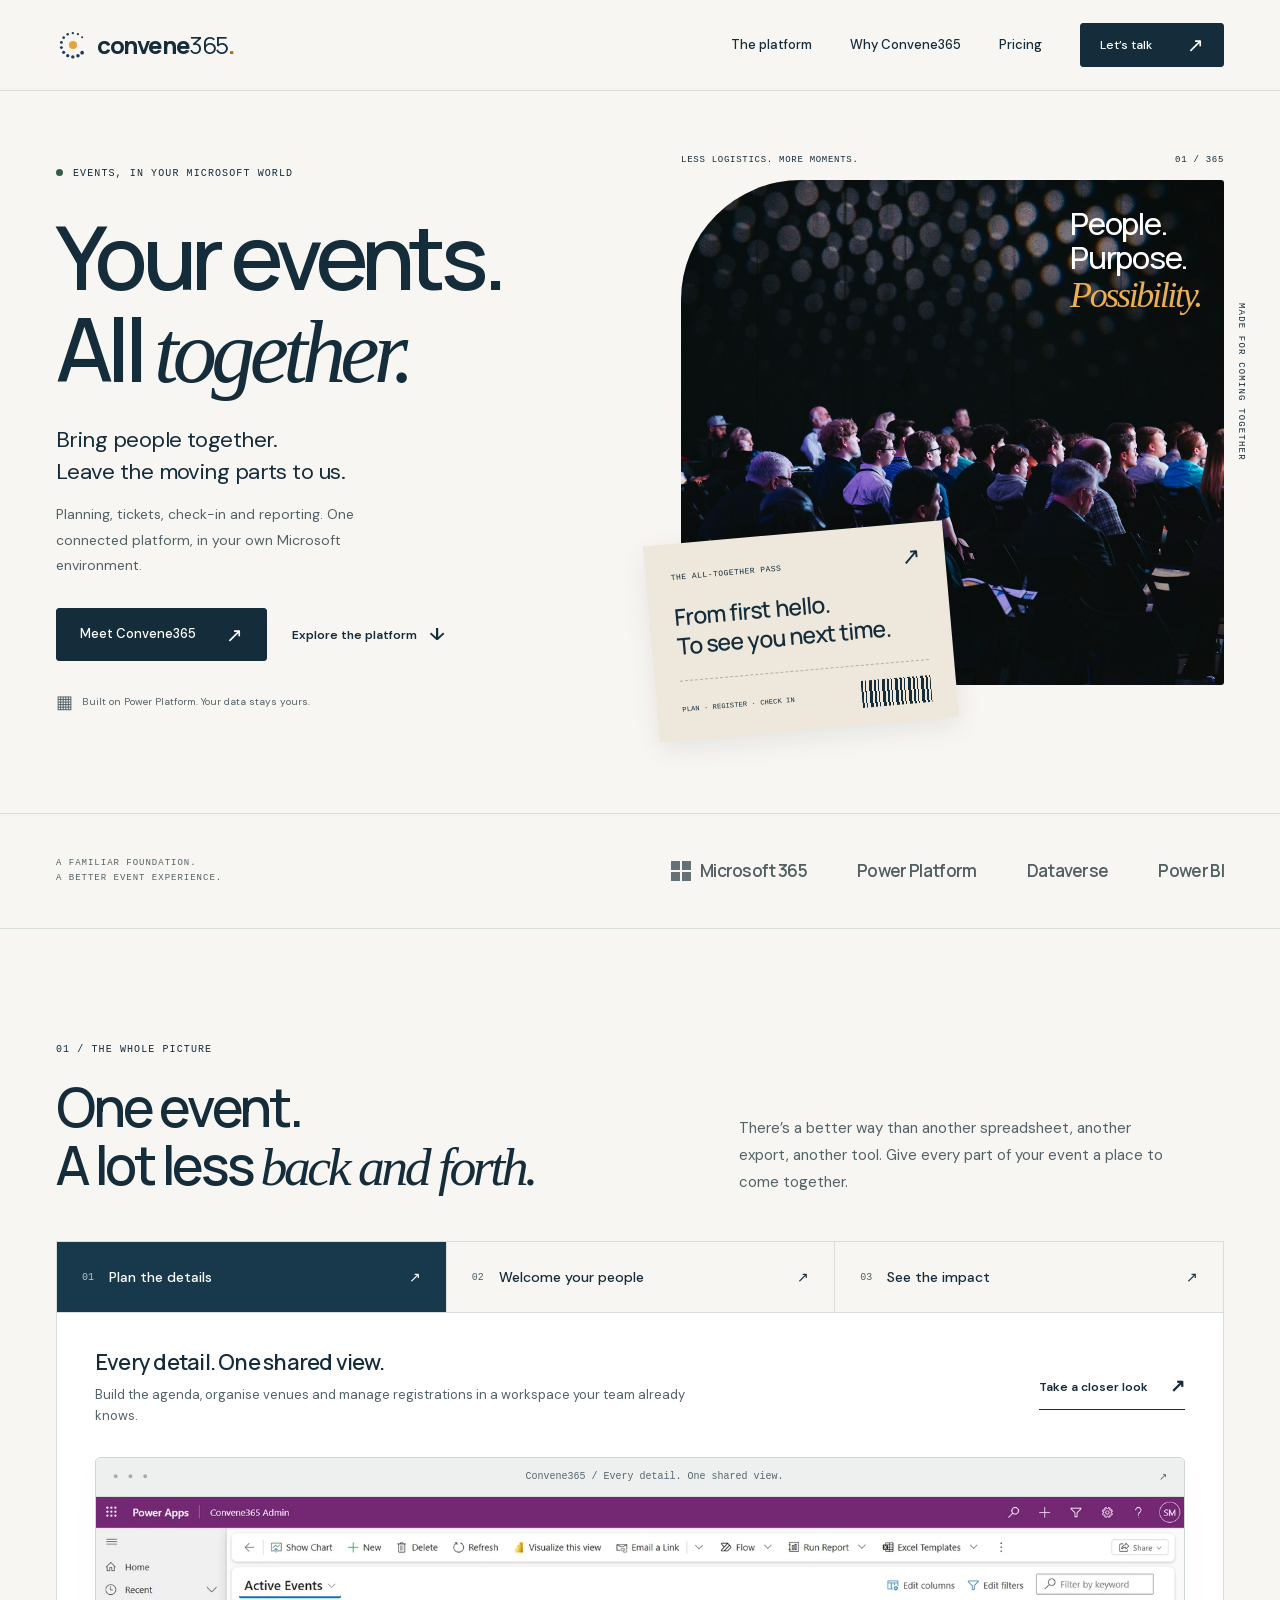
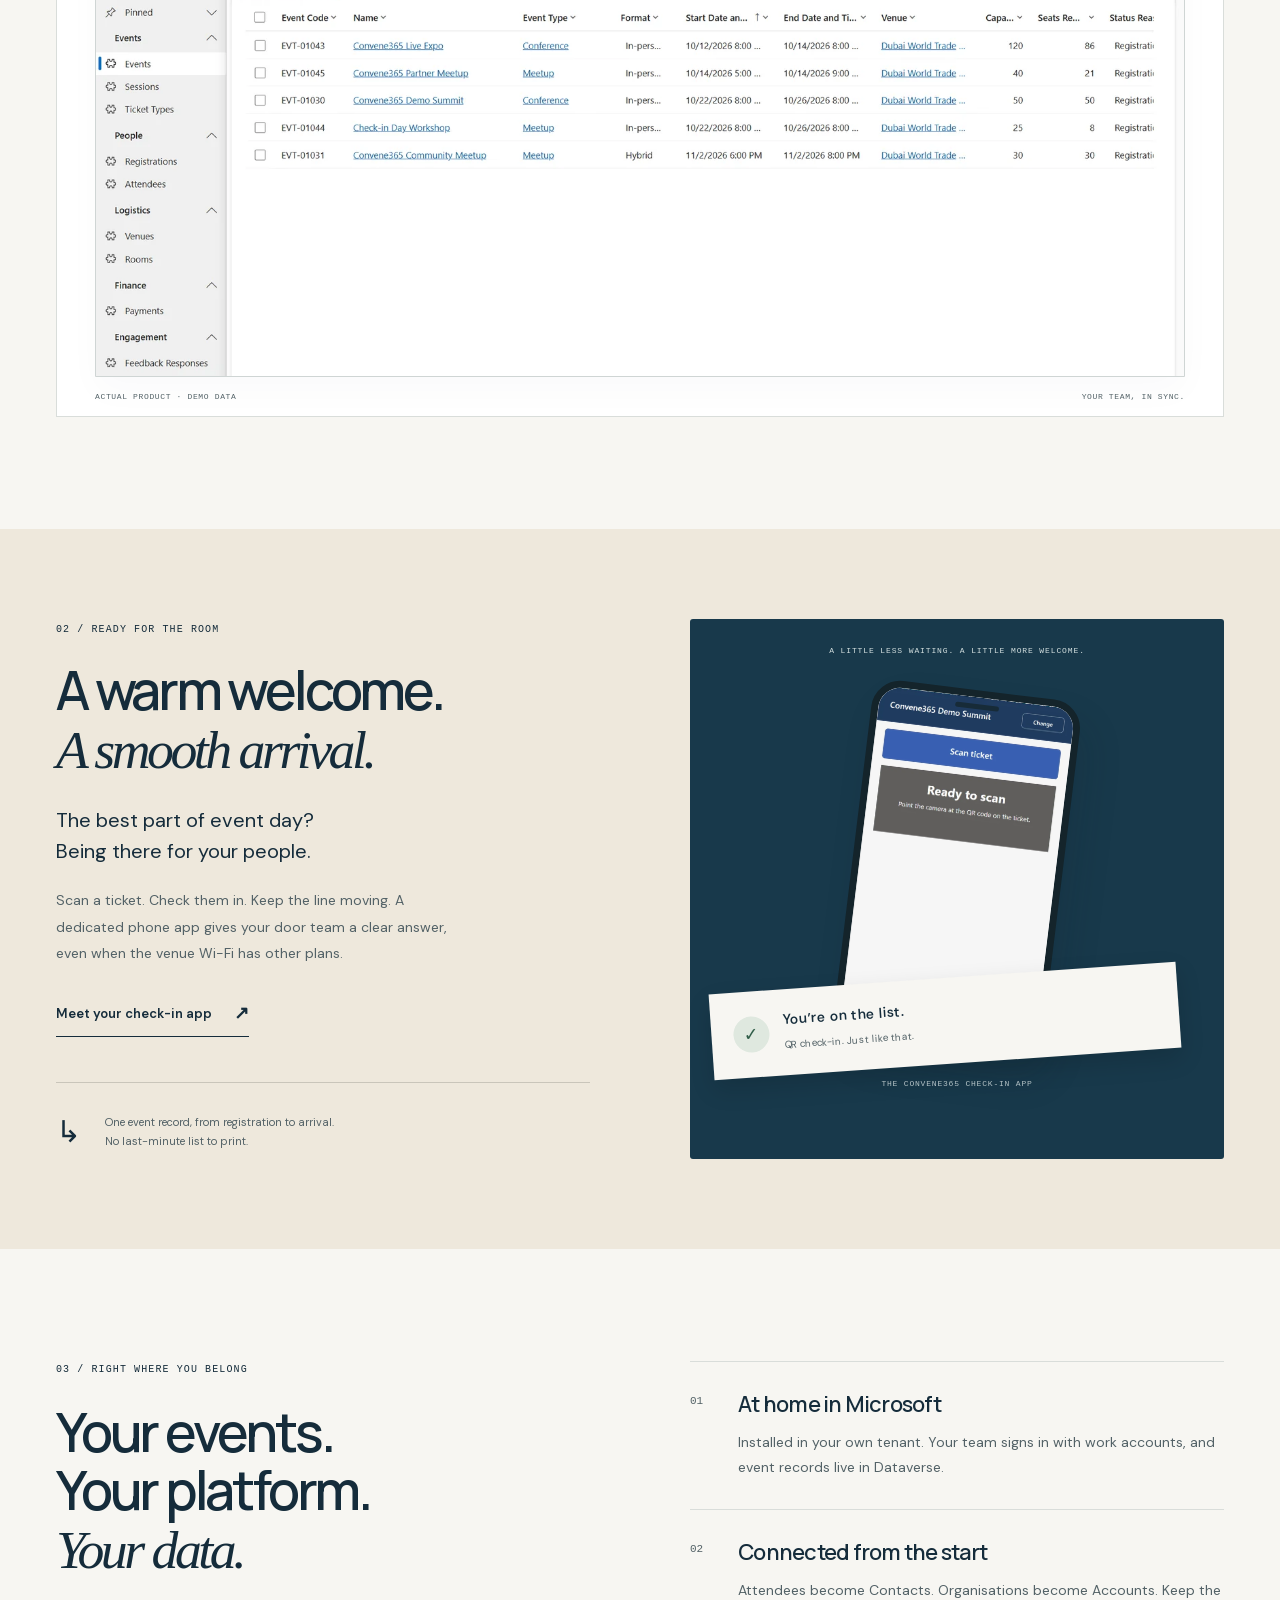
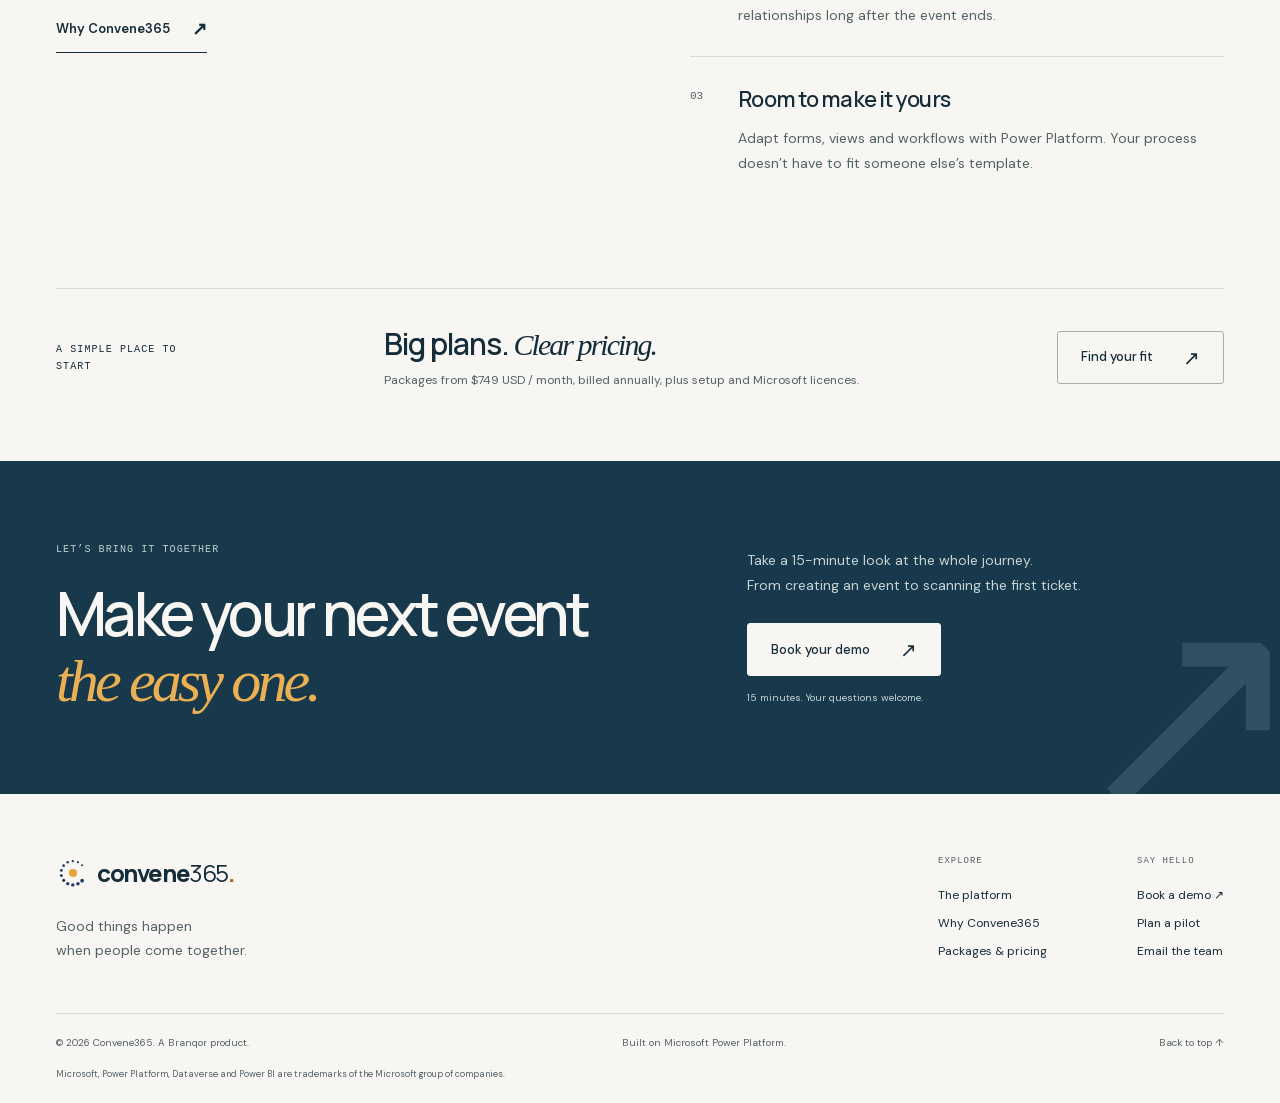
<file: index.html>
<!doctype html>
<html lang="en" class="no-js" id="top">
  <head>
    <meta charset="utf-8" />
    <meta name="viewport" content="width=device-width, initial-scale=1" />
    <title>Your events. All together. | Convene365</title>
    <meta
      name="description"
      content="Event management in your Microsoft world. Connect planning, registration, ticketing, check-in and reporting with Convene365."
    />
    <meta name="theme-color" content="#f7f6f2" />
    <meta
      property="og:title"
      content="Your events. All together. | Convene365"
    />
    <meta
      property="og:description"
      content="Event management in your Microsoft world. Connect planning, registration, ticketing, check-in and reporting with Convene365."
    />
    <meta property="og:type" content="website" />
    <link rel="icon" href="assets/img/favicon.svg" type="image/svg+xml" />
    <link
      rel="preload"
      href="assets/fonts/manrope-latin.woff2"
      as="font"
      type="font/woff2"
      crossorigin
    />
    <link rel="stylesheet" href="assets/css/styles.css" />
    <script src="assets/js/main.js" defer></script>
  </head>
  <body>
    <a class="skip-link" href="#main">Skip to content</a>
    <header class="site-header">
      <div class="container header-inner">
        <a class="brand" href="index.html" aria-label="Convene365 home"
          ><img
            src="assets/img/logo-mark.svg"
            width="36"
            height="36"
            alt=""
          /><span
            >convene<span class="brand-number">365</span
            ><span class="brand-dot">.</span></span
          ></a
        ><button
          class="menu-toggle"
          type="button"
          aria-expanded="false"
          aria-controls="site-nav"
          aria-label="Open menu"
        >
          <span></span><span></span>
        </button>
        <nav id="site-nav" class="navigation" aria-label="Main navigation">
          <a href="features.html">The platform</a
          ><a href="compare.html">Why Convene365</a
          ><a href="pricing.html">Pricing</a
          ><a class="button button-small" href="contact.html?topic=demo"
            >Let’s talk<span aria-hidden="true">↗</span></a
          >
        </nav>
      </div>
    </header>
    <main id="main">
      <section class="home-hero container">
        <div class="hero-copy">
          <span class="eyebrow"
            ><span class="status-dot"></span>Events, in your Microsoft
            world</span
          >
          <h1>Your events.<br />All <em>together.</em></h1>
          <p class="lead">
            Bring people together.<br />Leave the moving parts to us.
          </p>
          <p class="hero-description">
            Planning, tickets, check-in and reporting. One connected platform,
            in your own Microsoft environment.
          </p>
          <div class="hero-actions">
            <a class="button" href="contact.html?topic=demo"
              >Meet Convene365<span aria-hidden="true">↗</span></a
            ><a class="text-link" href="#platform"
              >Explore the platform <span aria-hidden="true">↓</span></a
            >
          </div>
          <div class="hero-footnote">
            <span class="tiny-mark" aria-hidden="true">▦</span> Built on Power
            Platform. Your data stays yours.
          </div>
        </div>
        <div class="hero-art">
          <div class="photo-label">
            <span>LESS LOGISTICS. MORE MOMENTS.</span><span>01 / 365</span>
          </div>
          <img
            class="hero-photo"
            src="assets/img/editorial/conference.jpg"
            alt="People gathered at a conference, listening to a speaker"
            width="1500"
            height="1000"
            fetchpriority="high"
          /><span class="photo-side-note" aria-hidden="true"
            >MADE FOR COMING TOGETHER</span
          >
          <div class="event-pass">
            <div class="pass-top">
              <span class="eyebrow">The all-together pass</span
              ><span class="pass-symbol" aria-hidden="true">↗</span>
            </div>
            <strong>From first hello.<br />To see you next time.</strong>
            <div class="pass-bottom">
              <span>PLAN · REGISTER · CHECK IN</span>
              <div class="barcode" aria-hidden="true"></div>
            </div>
          </div>
          <div class="photo-stamp" aria-hidden="true">
            People.<br />Purpose.<br /><em>Possibility.</em>
          </div>
        </div>
      </section>
      <section class="platform-strip">
        <div class="container">
          <span class="eyebrow"
            >A familiar foundation.<br />A better event experience.</span
          >
          <div class="platform-names">
            <span
              ><i class="ms-symbol" aria-hidden="true"></i>Microsoft 365</span
            ><span>Power Platform</span><span>Dataverse</span
            ><span>Power BI</span>
          </div>
        </div>
      </section>
      <section class="section container" id="platform">
        <div class="section-heading">
          <div>
            <span class="eyebrow">01 / The whole picture</span>
            <h2>One event.<br />A lot less <em>back and forth.</em></h2>
          </div>
          <p>
            There’s a better way than another spreadsheet, another export,
            another tool. Give every part of your event a place to come
            together.
          </p>
        </div>
        <div class="product-tour" data-tabs>
          <div
            class="tour-tabs"
            role="tablist"
            aria-label="Explore the platform"
          >
            <button
              type="button"
              role="tab"
              id="tour-tab-plan"
              aria-controls="tour-plan"
              aria-selected="true"
            >
              <span>01</span><strong>Plan the details</strong
              ><span class="tab-arrow" aria-hidden="true">↗</span></button
            ><button
              type="button"
              role="tab"
              id="tour-tab-register"
              aria-controls="tour-register"
              aria-selected="false"
              tabindex="-1"
            >
              <span>02</span><strong>Welcome your people</strong
              ><span class="tab-arrow" aria-hidden="true">↗</span></button
            ><button
              type="button"
              role="tab"
              id="tour-tab-report"
              aria-controls="tour-report"
              aria-selected="false"
              tabindex="-1"
            >
              <span>03</span><strong>See the impact</strong
              ><span class="tab-arrow" aria-hidden="true">↗</span>
            </button>
          </div>
          <div
            class="tour-panel"
            role="tabpanel"
            id="tour-plan"
            aria-labelledby="tour-tab-plan"
            tabindex="0"
          >
            <div class="tour-description">
              <div>
                <h3>Every detail. One shared view.</h3>
                <p>
                  Build the agenda, organise venues and manage registrations in
                  a workspace your team already knows.
                </p>
              </div>
              <a class="text-link" href="features.html#planning"
                >Take a closer look <span aria-hidden="true">↗</span></a
              >
            </div>
            <figure class="product-screen">
              <div class="screen-top">
                <span class="screen-dots" aria-hidden="true">● ● ●</span
                ><span>Convene365 / Every detail. One shared view.</span
                ><span aria-hidden="true">↗</span>
              </div>
              <img
                src="assets/img/screens/admin-events.webp"
                alt="Convene365 Admin app showing the events workspace"
                width="1600"
                height="920"
                loading="lazy"
              />
            </figure>
            <div class="screen-caption">
              <span>ACTUAL PRODUCT · DEMO DATA</span
              ><span>YOUR TEAM, IN SYNC.</span>
            </div>
          </div>
          <div
            class="tour-panel"
            role="tabpanel"
            id="tour-register"
            aria-labelledby="tour-tab-register"
            tabindex="0"
            hidden
          >
            <div class="tour-description">
              <div>
                <h3>An easy yes for your attendees.</h3>
                <p>
                  A branded event website, simple booking and QR tickets
                  delivered by email. All connected to your event.
                </p>
              </div>
              <a class="text-link" href="features.html#website"
                >Take a closer look <span aria-hidden="true">↗</span></a
              >
            </div>
            <figure class="product-screen">
              <div class="screen-top">
                <span class="screen-dots" aria-hidden="true">● ● ●</span
                ><span>Convene365 / An easy yes for your attendees.</span
                ><span aria-hidden="true">↗</span>
              </div>
              <img
                src="assets/img/screens/portal-home.webp"
                alt="Convene365 attendee website with upcoming events"
                width="1600"
                height="511"
                loading="lazy"
              />
            </figure>
            <div class="screen-caption">
              <span>ACTUAL PRODUCT · DEMO DATA</span
              ><span>YOUR TEAM, IN SYNC.</span>
            </div>
          </div>
          <div
            class="tour-panel"
            role="tabpanel"
            id="tour-report"
            aria-labelledby="tour-tab-report"
            tabindex="0"
            hidden
          >
            <div class="tour-description">
              <div>
                <h3>The story behind your numbers.</h3>
                <p>
                  See registrations, revenue, attendance and feedback in Power
                  BI, using data from your own Dataverse.
                </p>
              </div>
              <a class="text-link" href="features.html#reporting"
                >Take a closer look <span aria-hidden="true">↗</span></a
              >
            </div>
            <figure class="product-screen">
              <div class="screen-top">
                <span class="screen-dots" aria-hidden="true">● ● ●</span
                ><span>Convene365 / The story behind your numbers.</span
                ><span aria-hidden="true">↗</span>
              </div>
              <img
                src="assets/img/screens/pbi-overview.webp"
                alt="Convene365 Power BI demo report with attendance and revenue"
                width="1350"
                height="751"
                loading="lazy"
              />
            </figure>
            <div class="screen-caption">
              <span>ACTUAL PRODUCT · DEMO DATA</span
              ><span>YOUR TEAM, IN SYNC.</span>
            </div>
          </div>
        </div>
      </section>
      <section class="home-editorial">
        <div class="container editorial-grid">
          <div class="editorial-copy">
            <span class="eyebrow">02 / Ready for the room</span>
            <h2>A warm welcome.<br /><em>A smooth arrival.</em></h2>
            <p class="lead">
              The best part of event day?<br />Being there for your people.
            </p>
            <p>
              Scan a ticket. Check them in. Keep the line moving. A dedicated
              phone app gives your door team a clear answer, even when the venue
              Wi-Fi has other plans.
            </p>
            <a class="text-link" href="features.html#check-in"
              >Meet your check-in app<span aria-hidden="true">↗</span></a
            >
            <div class="editorial-note">
              <span aria-hidden="true">↳</span>
              <p>
                One event record, from registration to arrival.<br />No
                last-minute list to print.
              </p>
            </div>
          </div>
          <div class="checkin-stage">
            <span class="eyebrow"
              >A little less waiting. A little more welcome.</span
            >
            <div class="phone">
              <div class="phone-speaker" aria-hidden="true"></div>
              <img
                src="assets/img/screens/checkin-scan.webp"
                alt="Convene365 check-in app ready to scan a ticket"
                width="560"
                height="995"
                loading="lazy"
              />
            </div>
            <div class="arrival-note">
              <span class="arrival-check" aria-hidden="true">✓</span>
              <div>
                <strong>You’re on the list.</strong
                ><span>QR check-in. Just like that.</span>
              </div>
            </div>
            <span class="stage-caption">THE CONVENE365 CHECK-IN APP</span>
          </div>
        </div>
      </section>
      <section class="section container ownership">
        <div>
          <span class="eyebrow">03 / Right where you belong</span>
          <h2>Your events.<br />Your platform.<br /><em>Your data.</em></h2>
          <a class="text-link" href="compare.html"
            >Why Convene365<span aria-hidden="true">↗</span></a
          >
        </div>
        <div class="ownership-details">
          <article>
            <span class="detail-number">01</span>
            <div>
              <h3>At home in Microsoft</h3>
              <p>
                Installed in your own tenant. Your team signs in with work
                accounts, and event records live in Dataverse.
              </p>
            </div>
          </article>
          <article>
            <span class="detail-number">02</span>
            <div>
              <h3>Connected from the start</h3>
              <p>
                Attendees become Contacts. Organisations become Accounts. Keep
                the relationships long after the event ends.
              </p>
            </div>
          </article>
          <article>
            <span class="detail-number">03</span>
            <div>
              <h3>Room to make it yours</h3>
              <p>
                Adapt forms, views and workflows with Power Platform. Your
                process doesn’t have to fit someone else’s template.
              </p>
            </div>
          </article>
        </div>
      </section>
      <section class="price-invitation container">
        <span class="eyebrow">A simple place to start</span>
        <div>
          <h3>Big plans. <em>Clear pricing.</em></h3>
          <p>
            Packages from $749 USD / month, billed annually, plus setup and Microsoft licences.
          </p>
        </div>
        <a class="button button-outline" href="pricing.html"
          >Find your fit<span aria-hidden="true">↗</span></a
        >
      </section>
      <section class="closing">
        <div class="container closing-inner">
          <div>
            <span class="eyebrow">Let’s bring it together</span>
            <h2>Make your next event<br /><em>the easy one.</em></h2>
          </div>
          <div>
            <p>
              Take a 15-minute look at the whole journey.<br />From creating an
              event to scanning the first ticket.
            </p>
            <a class="button button-light" href="contact.html?topic=demo"
              >Book your demo<span aria-hidden="true">↗</span></a
            ><span class="micro">15 minutes. Your questions welcome.</span>
          </div>
          <div class="closing-orbit" aria-hidden="true">↗</div>
        </div>
      </section>
    </main>
    <footer class="site-footer">
      <div class="container">
        <div class="footer-top">
          <div>
            <a class="brand" href="index.html" aria-label="Convene365 home"
              ><img
                src="assets/img/logo-mark.svg"
                width="36"
                height="36"
                alt=""
              /><span
                >convene<span class="brand-number">365</span
                ><span class="brand-dot">.</span></span
              ></a
            >
            <p>Good things happen<br />when people come together.</p>
          </div>
          <div class="footer-links">
            <div>
              <span class="eyebrow">Explore</span
              ><a href="features.html">The platform</a
              ><a href="compare.html">Why Convene365</a
              ><a href="pricing.html">Packages &amp; pricing</a>
            </div>
            <div>
              <span class="eyebrow">Say hello</span
              ><a href="contact.html?topic=demo">Book a demo ↗</a
              ><a href="contact.html?topic=pilot">Plan a pilot</a
              ><a href="mailto:business@branqorinc.com" data-contact-email
                >Email the team</a
              >
            </div>
          </div>
        </div>
        <div class="footer-bottom">
          <span
            >© <span data-year>2026</span> Convene365. A
            <a href="https://branqorinc.com">Branqor</a> product.</span
          ><span>Built on Microsoft Power Platform.</span
          ><a href="#top">Back to top ↑</a>
        </div>
        <p class="trademark">
          Microsoft, Power Platform, Dataverse and Power BI are trademarks of
          the Microsoft group of companies.
        </p>
      </div>
    </footer>
  </body>
</html>
</file>
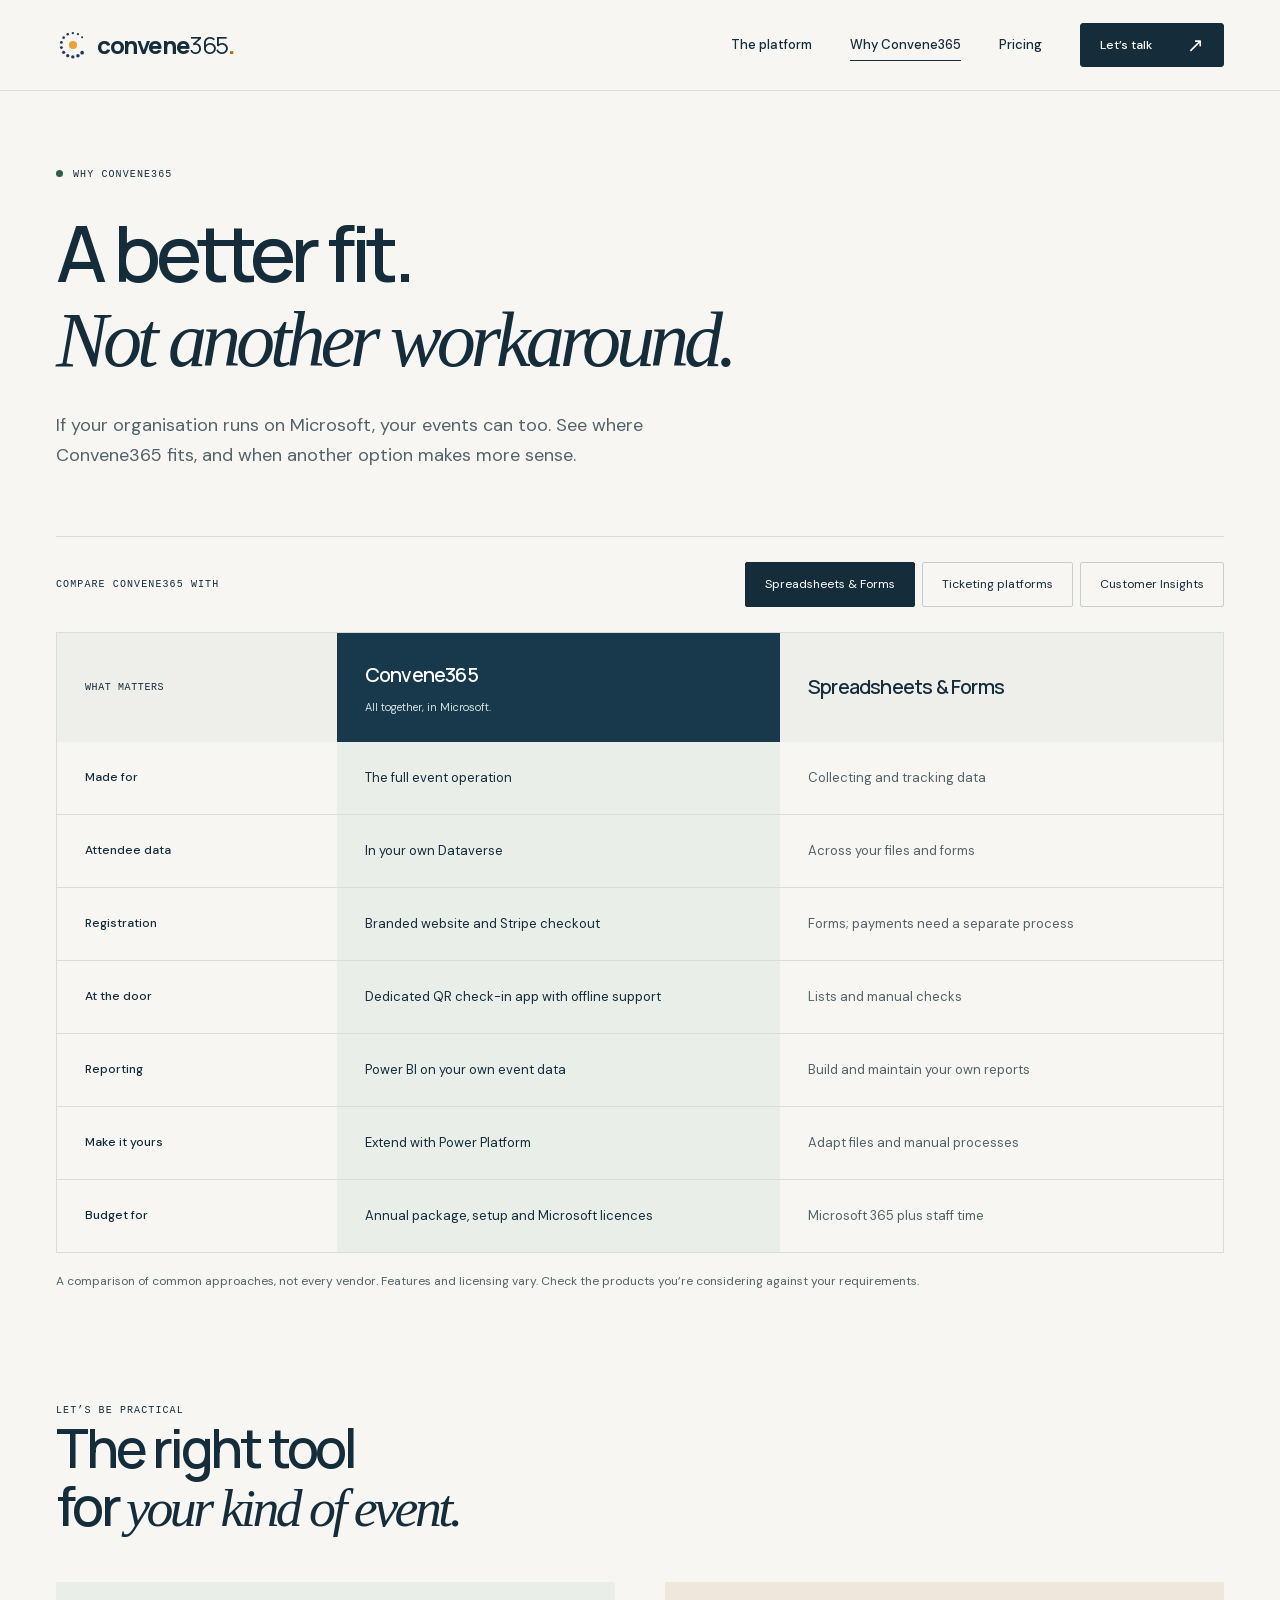
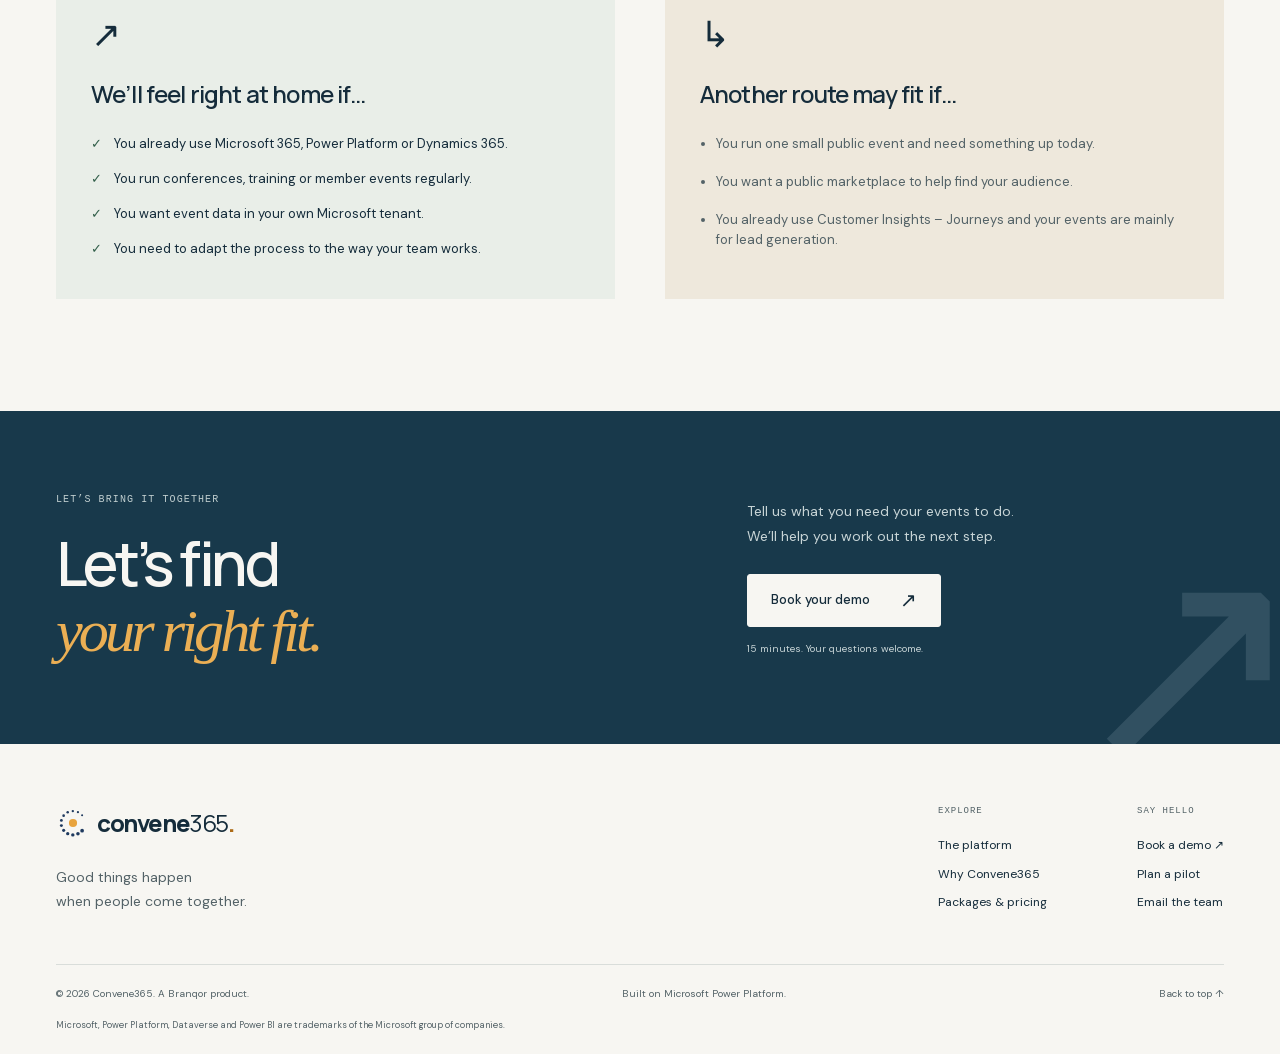
<file: compare.html>
<!doctype html>
<html lang="en" class="no-js" id="top">
  <head>
    <meta charset="utf-8" />
    <meta name="viewport" content="width=device-width, initial-scale=1" />
    <title>Find your right fit | Convene365</title>
    <meta
      name="description"
      content="Compare Convene365 with spreadsheets, ticketing platforms and Dynamics 365 Customer Insights. Find the right approach for your event team."
    />
    <meta name="theme-color" content="#f7f6f2" />
    <meta property="og:title" content="Find your right fit | Convene365" />
    <meta
      property="og:description"
      content="Compare Convene365 with spreadsheets, ticketing platforms and Dynamics 365 Customer Insights. Find the right approach for your event team."
    />
    <meta property="og:type" content="website" />
    <link rel="icon" href="assets/img/favicon.svg" type="image/svg+xml" />
    <link
      rel="preload"
      href="assets/fonts/manrope-latin.woff2"
      as="font"
      type="font/woff2"
      crossorigin
    />
    <link rel="stylesheet" href="assets/css/styles.css" />
    <script src="assets/js/main.js" defer></script>
  </head>
  <body>
    <a class="skip-link" href="#main">Skip to content</a>
    <header class="site-header">
      <div class="container header-inner">
        <a class="brand" href="index.html" aria-label="Convene365 home"
          ><img
            src="assets/img/logo-mark.svg"
            width="36"
            height="36"
            alt=""
          /><span
            >convene<span class="brand-number">365</span
            ><span class="brand-dot">.</span></span
          ></a
        ><button
          class="menu-toggle"
          type="button"
          aria-expanded="false"
          aria-controls="site-nav"
          aria-label="Open menu"
        >
          <span></span><span></span>
        </button>
        <nav id="site-nav" class="navigation" aria-label="Main navigation">
          <a href="features.html">The platform</a
          ><a href="compare.html" aria-current="page">Why Convene365</a
          ><a href="pricing.html">Pricing</a
          ><a class="button button-small" href="contact.html?topic=demo"
            >Let’s talk<span aria-hidden="true">↗</span></a
          >
        </nav>
      </div>
    </header>
    <main id="main">
      <section class="page-intro container">
        <span class="eyebrow"
          ><span class="status-dot"></span>Why Convene365</span
        >
        <h1>A better fit.<br /><em>Not another workaround.</em></h1>
        <p class="lead">
          If your organisation runs on Microsoft, your events can too. See where
          Convene365 fits, and when another option makes more sense.
        </p>
      </section>
      <section class="container compare-section">
        <div class="compare-toolbar">
          <span class="eyebrow">Compare Convene365 with</span>
          <div
            class="compare-options"
            role="group"
            aria-label="Choose an alternative"
          >
            <button type="button" data-compare="sheets" aria-pressed="true">
              Spreadsheets &amp; Forms</button
            ><button type="button" data-compare="saas" aria-pressed="false">
              Ticketing platforms</button
            ><button type="button" data-compare="cij" aria-pressed="false">
              Customer Insights
            </button>
          </div>
        </div>
        <p class="visually-hidden" id="compare-status" role="status"></p>
        <div
          class="table-wrap"
          tabindex="0"
          role="region"
          aria-label="Event platform comparison"
        >
          <table class="compare-table">
            <caption class="visually-hidden">
              Convene365 compared with alternative ways to run events
            </caption>
            <thead>
              <tr>
                <th scope="col">What matters</th>
                <th scope="col" class="our-column">
                  Convene365<span>All together, in Microsoft.</span>
                </th>
                <th scope="col" data-col="sheets">Spreadsheets &amp; Forms</th>
                <th scope="col" data-col="saas">Ticketing platforms</th>
                <th scope="col" data-col="cij">Customer Insights – Journeys</th>
              </tr>
            </thead>
            <tbody>
              <tr>
                <th scope="row">Made for</th>
                <td class="our-column">The full event operation</td>
                <td data-col="sheets">Collecting and tracking data</td>
                <td data-col="saas">Public ticket sales</td>
                <td data-col="cij">
                  Marketing journeys with event capabilities
                </td>
              </tr>
              <tr>
                <th scope="row">Attendee data</th>
                <td class="our-column">In your own Dataverse</td>
                <td data-col="sheets">Across your files and forms</td>
                <td data-col="saas">In the provider’s platform</td>
                <td data-col="cij">In your Dataverse</td>
              </tr>
              <tr>
                <th scope="row">Registration</th>
                <td class="our-column">Branded website and Stripe checkout</td>
                <td data-col="sheets">
                  Forms; payments need a separate process
                </td>
                <td data-col="saas">Hosted event pages and checkout</td>
                <td data-col="cij">
                  Event registration within the Microsoft product
                </td>
              </tr>
              <tr>
                <th scope="row">At the door</th>
                <td class="our-column">
                  Dedicated QR check-in app with offline support
                </td>
                <td data-col="sheets">Lists and manual checks</td>
                <td data-col="saas">
                  Depends on the provider’s check-in tools
                </td>
                <td data-col="cij">Event passes and check-in capabilities</td>
              </tr>
              <tr>
                <th scope="row">Reporting</th>
                <td class="our-column">Power BI on your own event data</td>
                <td data-col="sheets">Build and maintain your own reports</td>
                <td data-col="saas">Provider dashboards and exports</td>
                <td data-col="cij">Built-in marketing and event analytics</td>
              </tr>
              <tr>
                <th scope="row">Make it yours</th>
                <td class="our-column">Extend with Power Platform</td>
                <td data-col="sheets">Adapt files and manual processes</td>
                <td data-col="saas">
                  Within the provider’s settings and integrations
                </td>
                <td data-col="cij">Configure within Customer Insights</td>
              </tr>
              <tr>
                <th scope="row">Budget for</th>
                <td class="our-column">
                  Annual package, setup and Microsoft licences
                </td>
                <td data-col="sheets">Microsoft 365 plus staff time</td>
                <td data-col="saas">Provider subscription or ticket fees</td>
                <td data-col="cij">Microsoft licensing and implementation</td>
              </tr>
            </tbody>
          </table>
        </div>
        <p class="image-note">
          A comparison of common approaches, not every vendor. Features and
          licensing vary. Check the products you’re considering against your
          requirements.
        </p>
      </section>
      <section class="section container fit-section">
        <div>
          <span class="eyebrow">Let’s be practical</span>
          <h2>The right tool<br />for <em>your kind of event.</em></h2>
        </div>
        <div class="fit-columns">
          <article>
            <span class="fit-icon" aria-hidden="true">↗</span>
            <h3>We’ll feel right at home if…</h3>
            <ul class="check-list">
              <li>
                <span aria-hidden="true">✓</span>You already use Microsoft 365,
                Power Platform or Dynamics 365.
              </li>
              <li>
                <span aria-hidden="true">✓</span>You run conferences, training
                or member events regularly.
              </li>
              <li>
                <span aria-hidden="true">✓</span>You want event data in your own
                Microsoft tenant.
              </li>
              <li>
                <span aria-hidden="true">✓</span>You need to adapt the process
                to the way your team works.
              </li>
            </ul>
          </article>
          <article>
            <span class="fit-icon" aria-hidden="true">↳</span>
            <h3>Another route may fit if…</h3>
            <ul class="plain-list">
              <li>
                You run one small public event and need something up today.
              </li>
              <li>You want a public marketplace to help find your audience.</li>
              <li>
                You already use Customer Insights – Journeys and your events are
                mainly for lead generation.
              </li>
            </ul>
          </article>
        </div>
      </section>
      <section class="closing">
        <div class="container closing-inner">
          <div>
            <span class="eyebrow">Let’s bring it together</span>
            <h2>Let’s find<br /><em>your right fit.</em></h2>
          </div>
          <div>
            <p>
              Tell us what you need your events to do.<br />We’ll help you work
              out the next step.
            </p>
            <a class="button button-light" href="contact.html?topic=demo"
              >Book your demo<span aria-hidden="true">↗</span></a
            ><span class="micro">15 minutes. Your questions welcome.</span>
          </div>
          <div class="closing-orbit" aria-hidden="true">↗</div>
        </div>
      </section>
    </main>
    <footer class="site-footer">
      <div class="container">
        <div class="footer-top">
          <div>
            <a class="brand" href="index.html" aria-label="Convene365 home"
              ><img
                src="assets/img/logo-mark.svg"
                width="36"
                height="36"
                alt=""
              /><span
                >convene<span class="brand-number">365</span
                ><span class="brand-dot">.</span></span
              ></a
            >
            <p>Good things happen<br />when people come together.</p>
          </div>
          <div class="footer-links">
            <div>
              <span class="eyebrow">Explore</span
              ><a href="features.html">The platform</a
              ><a href="compare.html">Why Convene365</a
              ><a href="pricing.html">Packages &amp; pricing</a>
            </div>
            <div>
              <span class="eyebrow">Say hello</span
              ><a href="contact.html?topic=demo">Book a demo ↗</a
              ><a href="contact.html?topic=pilot">Plan a pilot</a
              ><a href="mailto:business@branqorinc.com" data-contact-email
                >Email the team</a
              >
            </div>
          </div>
        </div>
        <div class="footer-bottom">
          <span
            >© <span data-year>2026</span> Convene365. A
            <a href="https://branqorinc.com">Branqor</a> product.</span
          ><span>Built on Microsoft Power Platform.</span
          ><a href="#top">Back to top ↑</a>
        </div>
        <p class="trademark">
          Microsoft, Power Platform, Dataverse and Power BI are trademarks of
          the Microsoft group of companies.
        </p>
      </div>
    </footer>
  </body>
</html>
</file>
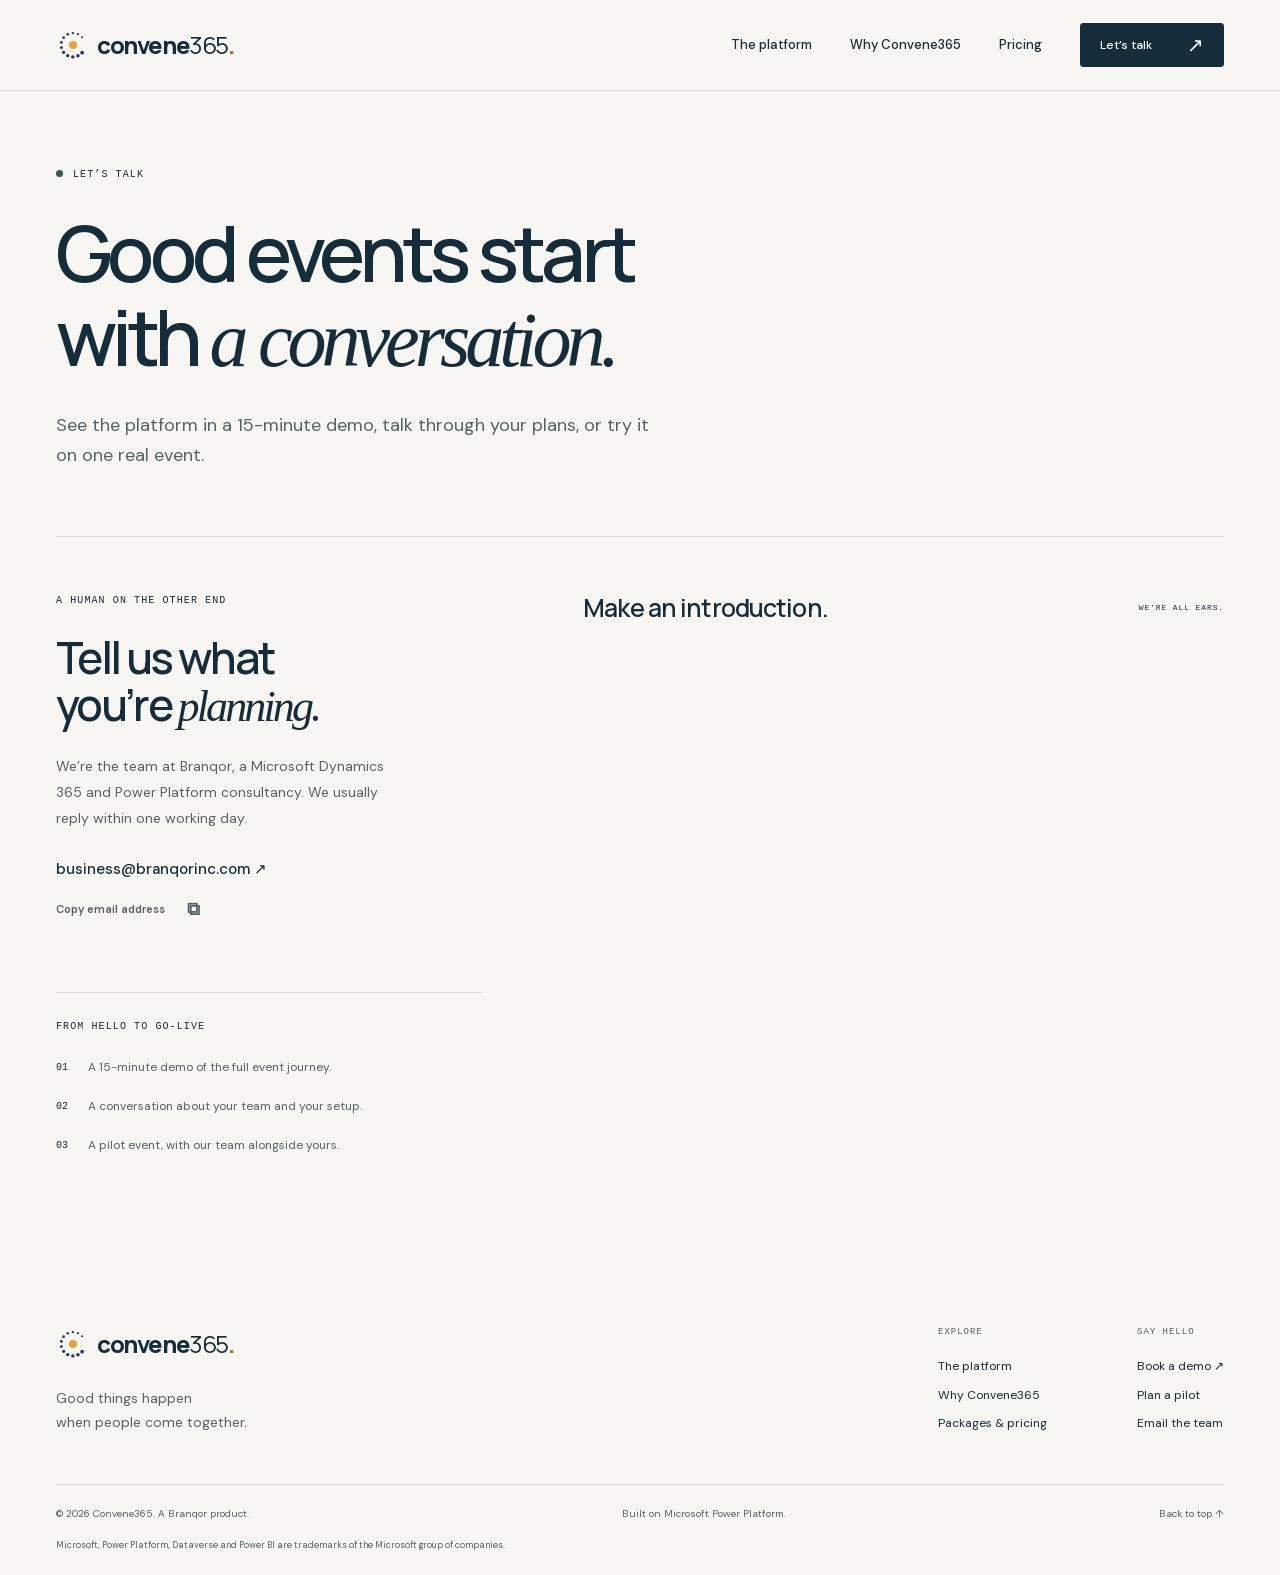
<file: contact.html>
<!doctype html>
<html lang="en" class="no-js" id="top">
  <head>
    <meta charset="utf-8" />
    <meta name="viewport" content="width=device-width, initial-scale=1" />
    <title>Let’s talk about your next event | Convene365</title>
    <meta
      name="description"
      content="Book a 15-minute Convene365 demo, plan a pilot event, or talk to the Branqor team about packages and your Microsoft setup."
    />
    <meta name="theme-color" content="#f7f6f2" />
    <meta
      property="og:title"
      content="Let’s talk about your next event | Convene365"
    />
    <meta
      property="og:description"
      content="Book a 15-minute Convene365 demo, plan a pilot event, or talk to the Branqor team about packages and your Microsoft setup."
    />
    <meta property="og:type" content="website" />
    <link rel="icon" href="assets/img/favicon.svg" type="image/svg+xml" />
    <link
      rel="preload"
      href="assets/fonts/manrope-latin.woff2"
      as="font"
      type="font/woff2"
      crossorigin
    />
    <link rel="stylesheet" href="assets/css/styles.css" />
    <script src="assets/js/main.js" defer></script>
  </head>
  <body>
    <a class="skip-link" href="#main">Skip to content</a>
    <header class="site-header">
      <div class="container header-inner">
        <a class="brand" href="index.html" aria-label="Convene365 home"
          ><img
            src="assets/img/logo-mark.svg"
            width="36"
            height="36"
            alt=""
          /><span
            >convene<span class="brand-number">365</span
            ><span class="brand-dot">.</span></span
          ></a
        ><button
          class="menu-toggle"
          type="button"
          aria-expanded="false"
          aria-controls="site-nav"
          aria-label="Open menu"
        >
          <span></span><span></span>
        </button>
        <nav id="site-nav" class="navigation" aria-label="Main navigation">
          <a href="features.html">The platform</a
          ><a href="compare.html">Why Convene365</a
          ><a href="pricing.html">Pricing</a
          ><a class="button button-small" href="contact.html?topic=demo"
            >Let’s talk<span aria-hidden="true">↗</span></a
          >
        </nav>
      </div>
    </header>
    <main id="main">
      <section class="page-intro container">
        <span class="eyebrow"><span class="status-dot"></span>Let’s talk</span>
        <h1>Good events start<br />with <em>a conversation.</em></h1>
        <p class="lead">
          See the platform in a 15-minute demo, talk through your plans, or try
          it on one real event.
        </p>
      </section>
      <section class="container contact-section">
        <aside class="contact-aside">
          <span class="eyebrow">A human on the other end</span>
          <h2>Tell us what<br />you’re <em>planning.</em></h2>
          <p>
            We’re the team at Branqor, a Microsoft Dynamics 365 and Power
            Platform consultancy. We usually reply within one working day.
          </p>
          <a
            class="contact-email"
            href="mailto:business@branqorinc.com"
            data-contact-email
            >business@branqorinc.com ↗</a
          ><button class="text-link copy-email" type="button" data-copy-email>
            Copy email address <span aria-hidden="true">⧉</span>
          </button>
          <p class="copy-status" role="status" id="email-copy-status"></p>
          <div class="next-steps">
            <span class="eyebrow">From hello to go-live</span>
            <ol>
              <li>
                <span>01</span>A 15-minute demo of the full event journey.
              </li>
              <li>
                <span>02</span>A conversation about your team and your setup.
              </li>
              <li>
                <span>03</span>A pilot event, with our team alongside yours.
              </li>
            </ol>
          </div>
        </aside>
        <div class="contact-form-wrap">
          <div class="form-heading">
            <h3>Make an introduction.</h3>
            <span class="eyebrow">We’re all ears.</span>
          </div>
          <noscript
            ><p class="notice">
              To get in touch, email
              <a href="mailto:business@branqorinc.com"
                >business@branqorinc.com</a
              >. Include your name, organisation and a little about your event.
            </p></noscript
          >
          <script
            src="https://js-na2.hsforms.net/forms/embed/246852561.js"
            defer
          ></script>
          <div
            class="hs-form-frame"
            data-region="na2"
            data-form-id="03453363-2b64-4092-8175-9bf2694109c7"
            data-portal-id="246852561"
          ></div>
        </div>
      </section>
    </main>
    <footer class="site-footer">
      <div class="container">
        <div class="footer-top">
          <div>
            <a class="brand" href="index.html" aria-label="Convene365 home"
              ><img
                src="assets/img/logo-mark.svg"
                width="36"
                height="36"
                alt=""
              /><span
                >convene<span class="brand-number">365</span
                ><span class="brand-dot">.</span></span
              ></a
            >
            <p>Good things happen<br />when people come together.</p>
          </div>
          <div class="footer-links">
            <div>
              <span class="eyebrow">Explore</span
              ><a href="features.html">The platform</a
              ><a href="compare.html">Why Convene365</a
              ><a href="pricing.html">Packages &amp; pricing</a>
            </div>
            <div>
              <span class="eyebrow">Say hello</span
              ><a href="contact.html?topic=demo">Book a demo ↗</a
              ><a href="contact.html?topic=pilot">Plan a pilot</a
              ><a href="mailto:business@branqorinc.com" data-contact-email
                >Email the team</a
              >
            </div>
          </div>
        </div>
        <div class="footer-bottom">
          <span
            >© <span data-year>2026</span> Convene365. A
            <a href="https://branqorinc.com">Branqor</a> product.</span
          ><span>Built on Microsoft Power Platform.</span
          ><a href="#top">Back to top ↑</a>
        </div>
        <p class="trademark">
          Microsoft, Power Platform, Dataverse and Power BI are trademarks of
          the Microsoft group of companies.
        </p>
      </div>
    </footer>
  </body>
</html>
</file>
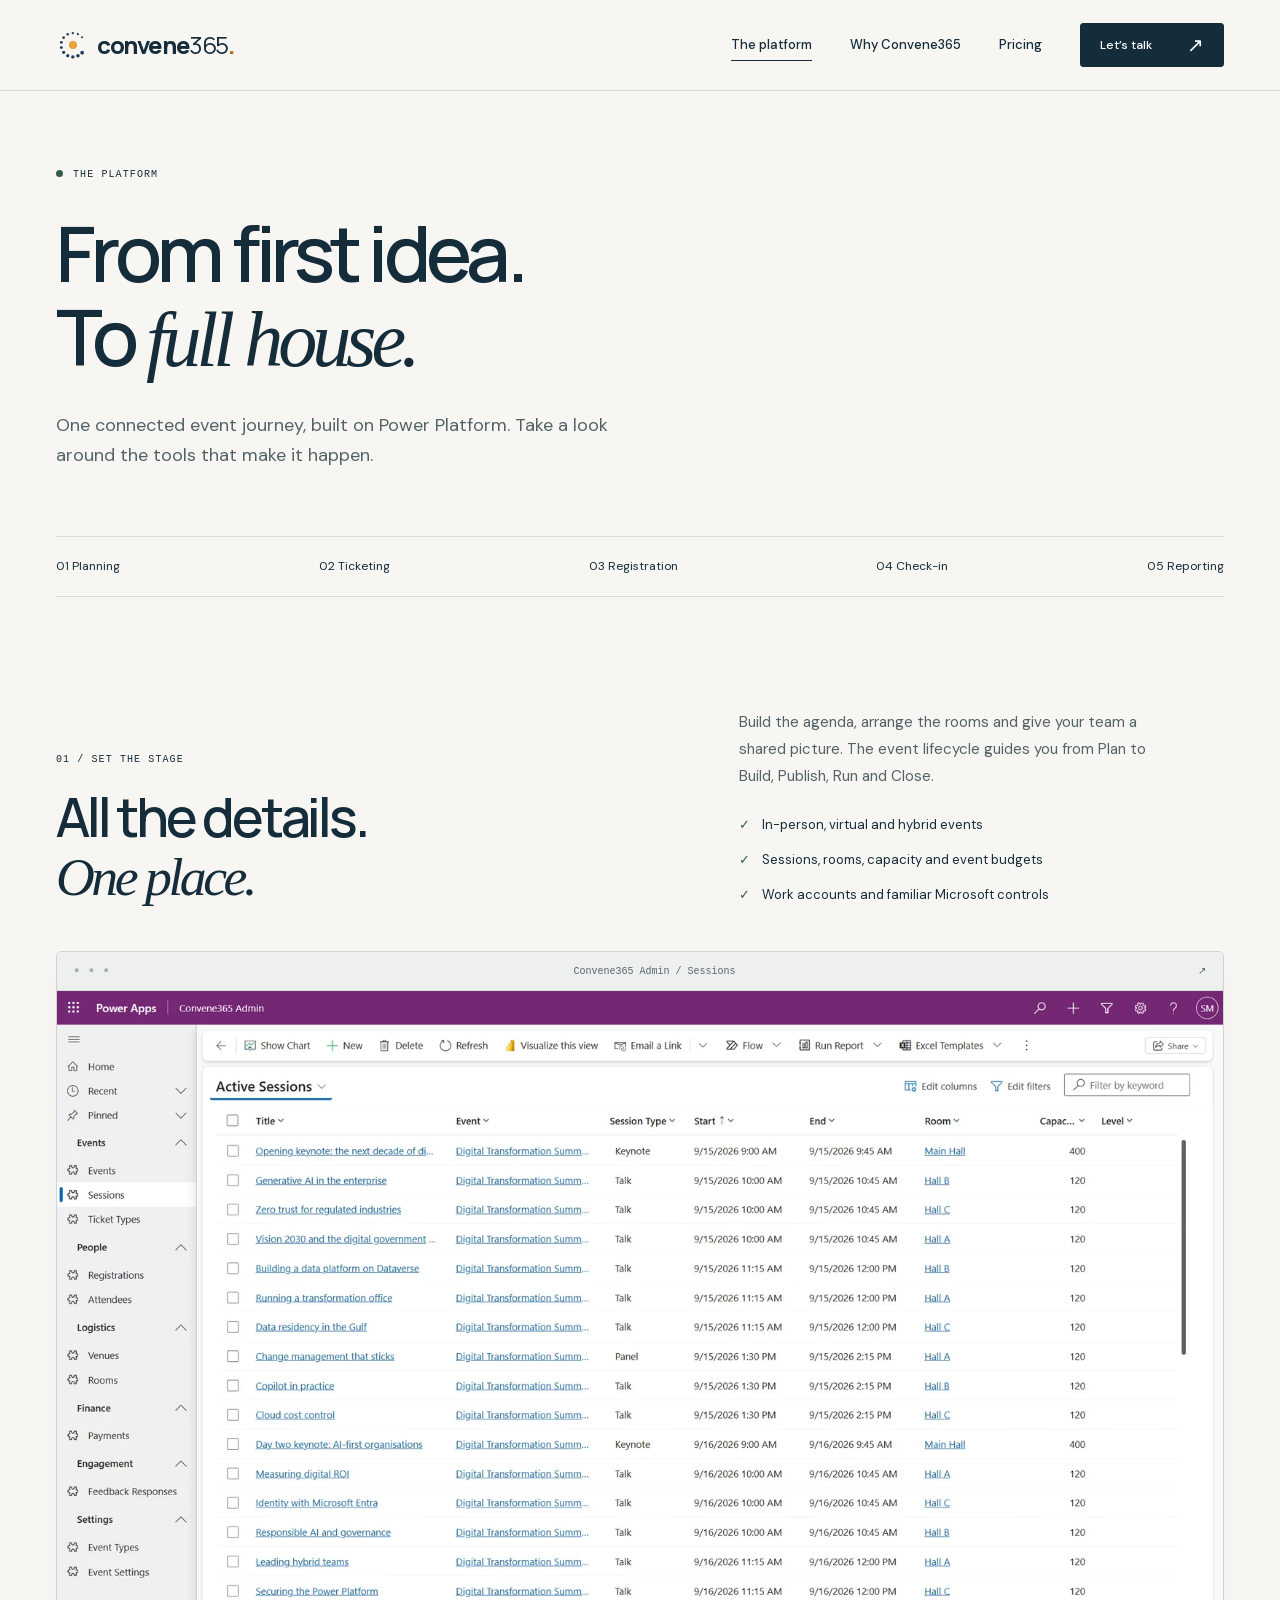
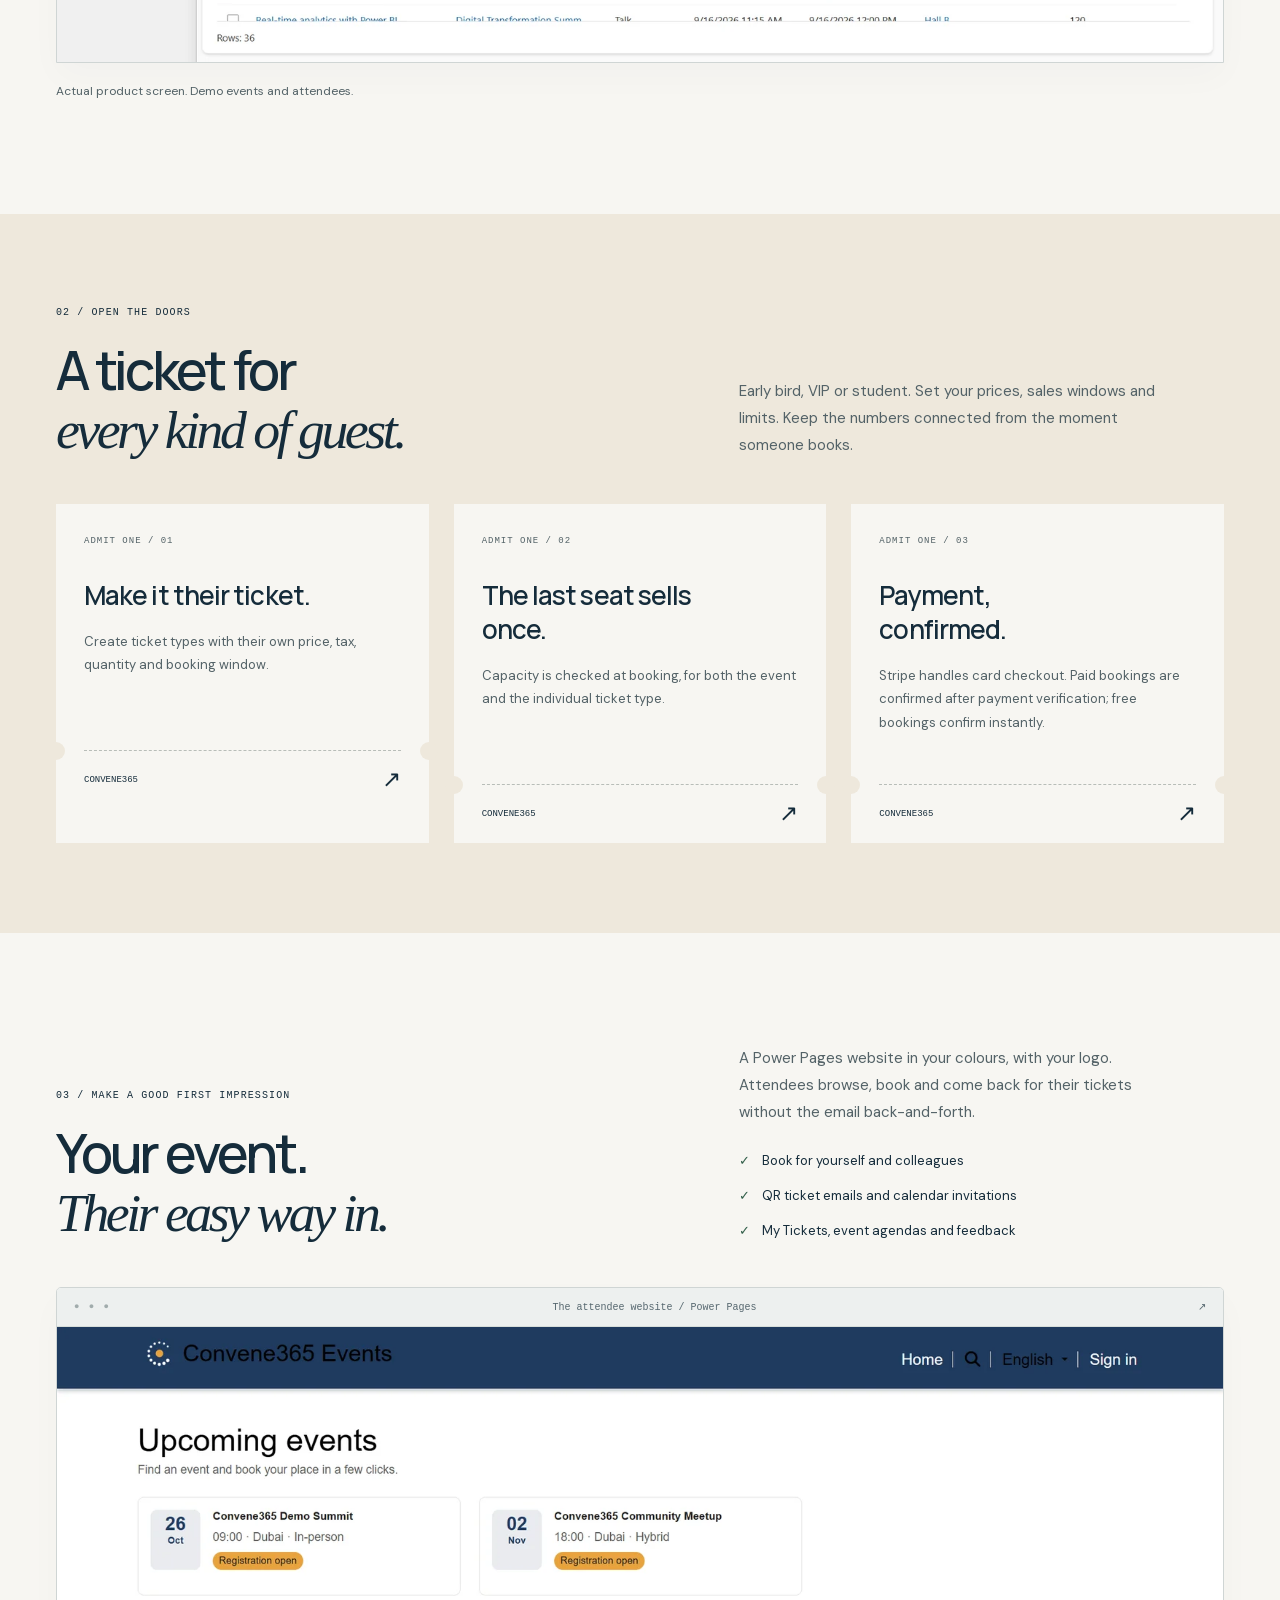
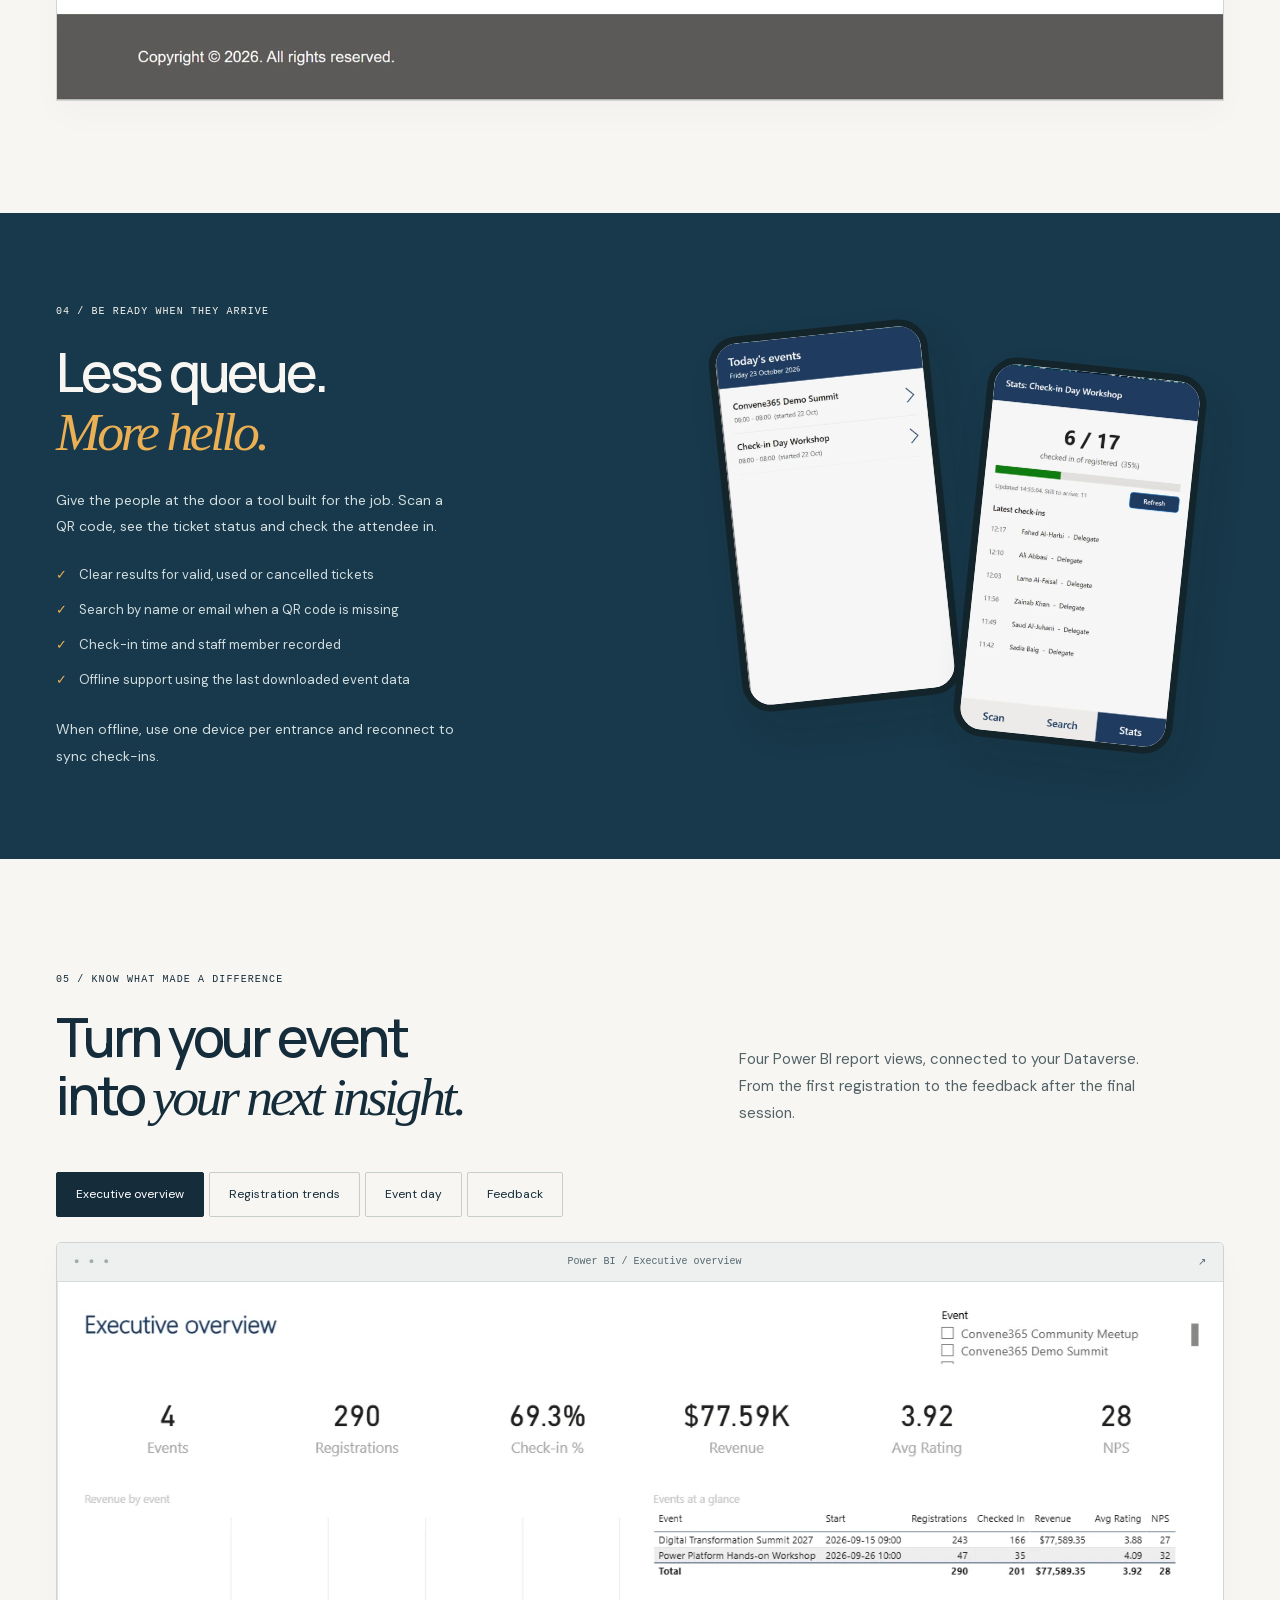
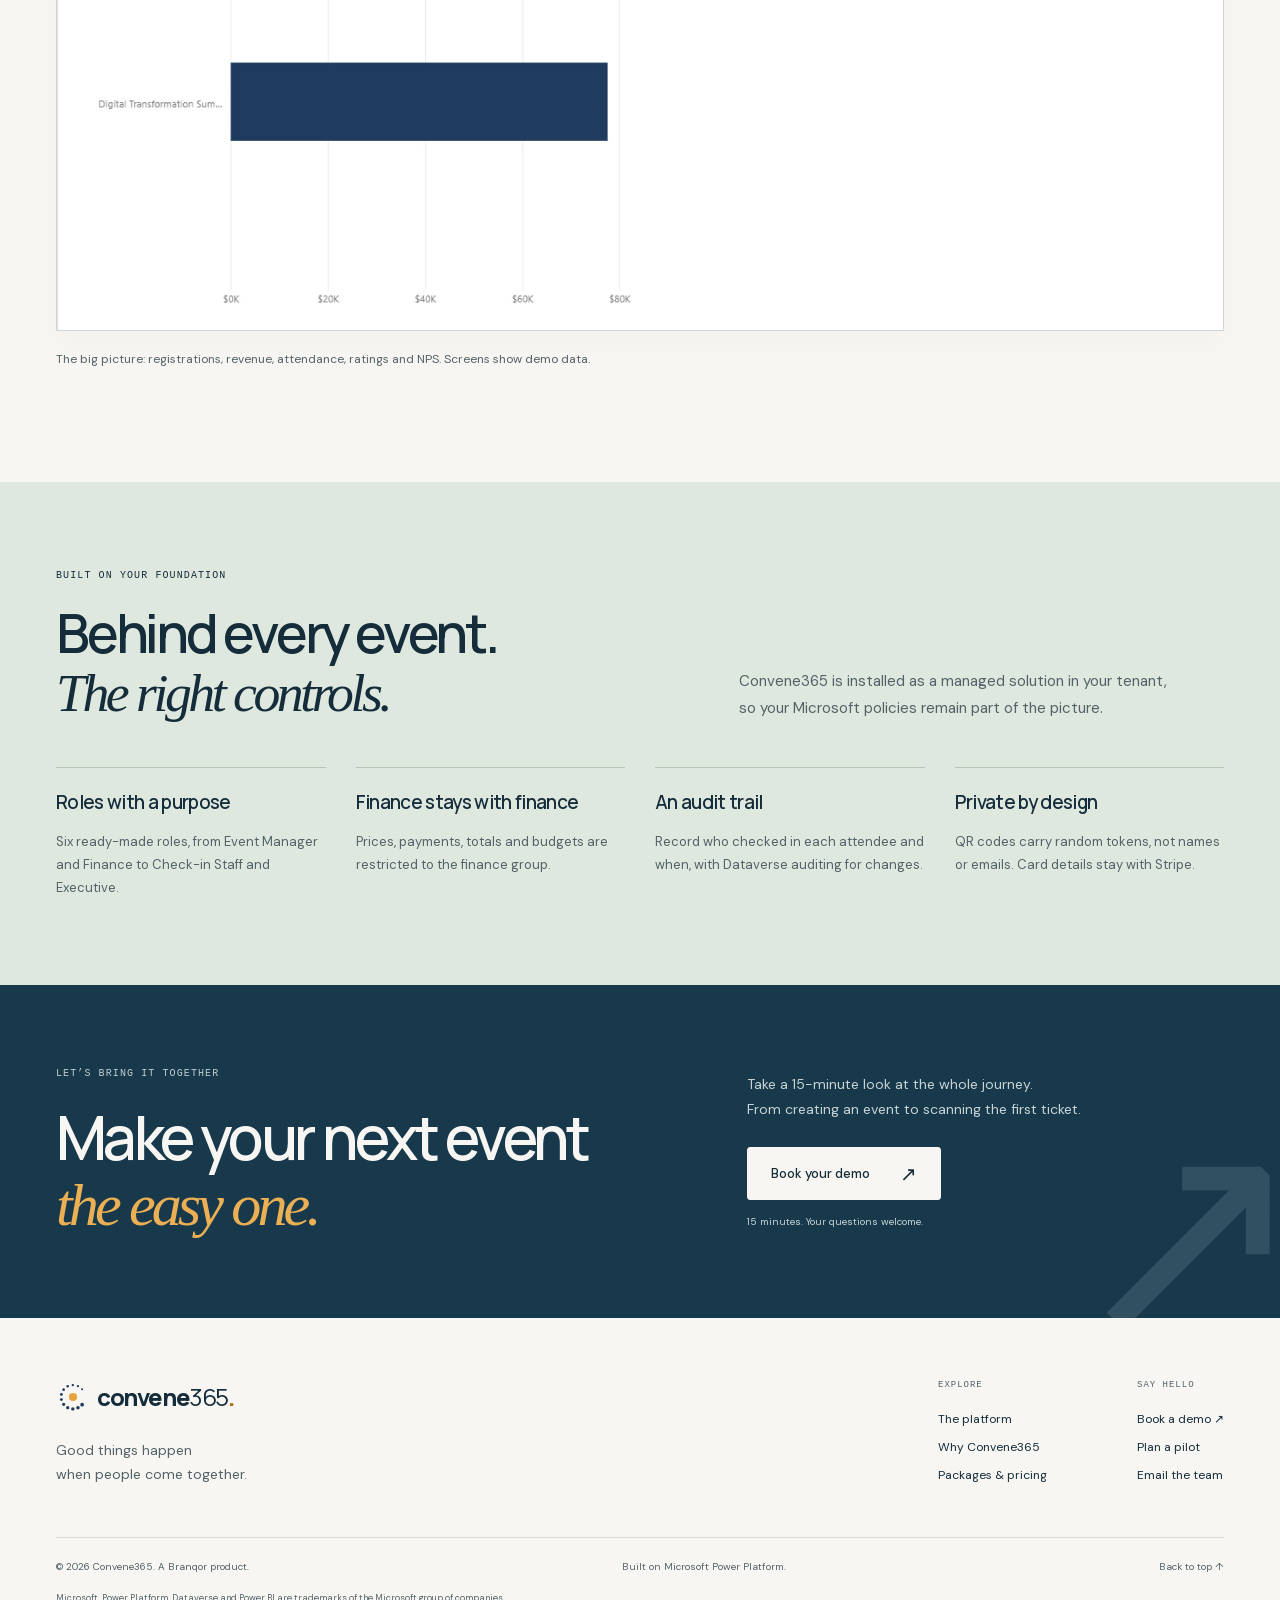
<file: features.html>
<!doctype html>
<html lang="en" class="no-js" id="top">
  <head>
    <meta charset="utf-8" />
    <meta name="viewport" content="width=device-width, initial-scale=1" />
    <title>A connected event platform | Convene365</title>
    <meta
      name="description"
      content="Explore Convene365 planning, tickets, attendee websites, QR check-in and Power BI reporting on Microsoft Power Platform."
    />
    <meta name="theme-color" content="#f7f6f2" />
    <meta
      property="og:title"
      content="A connected event platform | Convene365"
    />
    <meta
      property="og:description"
      content="Explore Convene365 planning, tickets, attendee websites, QR check-in and Power BI reporting on Microsoft Power Platform."
    />
    <meta property="og:type" content="website" />
    <link rel="icon" href="assets/img/favicon.svg" type="image/svg+xml" />
    <link
      rel="preload"
      href="assets/fonts/manrope-latin.woff2"
      as="font"
      type="font/woff2"
      crossorigin
    />
    <link rel="stylesheet" href="assets/css/styles.css" />
    <script src="assets/js/main.js" defer></script>
  </head>
  <body>
    <a class="skip-link" href="#main">Skip to content</a>
    <header class="site-header">
      <div class="container header-inner">
        <a class="brand" href="index.html" aria-label="Convene365 home"
          ><img
            src="assets/img/logo-mark.svg"
            width="36"
            height="36"
            alt=""
          /><span
            >convene<span class="brand-number">365</span
            ><span class="brand-dot">.</span></span
          ></a
        ><button
          class="menu-toggle"
          type="button"
          aria-expanded="false"
          aria-controls="site-nav"
          aria-label="Open menu"
        >
          <span></span><span></span>
        </button>
        <nav id="site-nav" class="navigation" aria-label="Main navigation">
          <a href="features.html" aria-current="page">The platform</a
          ><a href="compare.html">Why Convene365</a
          ><a href="pricing.html">Pricing</a
          ><a class="button button-small" href="contact.html?topic=demo"
            >Let’s talk<span aria-hidden="true">↗</span></a
          >
        </nav>
      </div>
    </header>
    <main id="main">
      <section class="page-intro container">
        <span class="eyebrow"
          ><span class="status-dot"></span>The platform</span
        >
        <h1>From first idea.<br />To <em>full house.</em></h1>
        <p class="lead">
          One connected event journey, built on Power Platform. Take a look
          around the tools that make it happen.
        </p>
      </section>
      <nav class="section-nav container" aria-label="Platform sections">
        <a href="#planning">01 Planning</a><a href="#ticketing">02 Ticketing</a
        ><a href="#website">03 Registration</a
        ><a href="#check-in">04 Check-in</a
        ><a href="#reporting">05 Reporting</a>
      </nav>
      <section class="section container" id="planning">
        <div class="section-heading">
          <div>
            <span class="eyebrow">01 / Set the stage</span>
            <h2>All the details.<br /><em>One place.</em></h2>
          </div>
          <div>
            <p>
              Build the agenda, arrange the rooms and give your team a shared
              picture. The event lifecycle guides you from Plan to Build,
              Publish, Run and Close.
            </p>
            <ul class="check-list">
              <li>
                <span aria-hidden="true">✓</span>In-person, virtual and hybrid
                events
              </li>
              <li>
                <span aria-hidden="true">✓</span>Sessions, rooms, capacity and
                event budgets
              </li>
              <li>
                <span aria-hidden="true">✓</span>Work accounts and familiar
                Microsoft controls
              </li>
            </ul>
          </div>
        </div>
        <figure class="product-screen">
          <div class="screen-top">
            <span class="screen-dots" aria-hidden="true">● ● ●</span
            ><span>Convene365 Admin / Sessions</span
            ><span aria-hidden="true">↗</span>
          </div>
          <img
            src="assets/img/screens/admin-sessions.webp"
            alt="Sessions in the Admin app showing a summit agenda across rooms"
            width="1600"
            height="921"
            loading="lazy"
          />
        </figure>
        <p class="image-note">
          Actual product screen. Demo events and attendees.
        </p>
      </section>
      <section class="ticketing-section" id="ticketing">
        <div class="container">
          <div class="section-heading">
            <div>
              <span class="eyebrow">02 / Open the doors</span>
              <h2>A ticket for<br /><em>every kind of guest.</em></h2>
            </div>
            <p>
              Early bird, VIP or student. Set your prices, sales windows and
              limits. Keep the numbers connected from the moment someone books.
            </p>
          </div>
          <div class="ticket-grid">
            <article class="ticket-card">
              <span class="eyebrow">ADMIT ONE / 01</span>
              <h3>Make it their ticket.</h3>
              <p>
                Create ticket types with their own price, tax, quantity and
                booking window.
              </p>
              <div class="ticket-tear">
                <span>CONVENE365</span><span aria-hidden="true">↗</span>
              </div>
            </article>
            <article class="ticket-card">
              <span class="eyebrow">ADMIT ONE / 02</span>
              <h3>The last seat sells once.</h3>
              <p>
                Capacity is checked at booking, for both the event and the
                individual ticket type.
              </p>
              <div class="ticket-tear">
                <span>CONVENE365</span><span aria-hidden="true">↗</span>
              </div>
            </article>
            <article class="ticket-card">
              <span class="eyebrow">ADMIT ONE / 03</span>
              <h3>Payment, confirmed.</h3>
              <p>
                Stripe handles card checkout. Paid bookings are confirmed after
                payment verification; free bookings confirm instantly.
              </p>
              <div class="ticket-tear">
                <span>CONVENE365</span><span aria-hidden="true">↗</span>
              </div>
            </article>
          </div>
        </div>
      </section>
      <section class="section container" id="website">
        <div class="section-heading">
          <div>
            <span class="eyebrow">03 / Make a good first impression</span>
            <h2>Your event.<br /><em>Their easy way in.</em></h2>
          </div>
          <div>
            <p>
              A Power Pages website in your colours, with your logo. Attendees
              browse, book and come back for their tickets without the email
              back-and-forth.
            </p>
            <ul class="check-list">
              <li>
                <span aria-hidden="true">✓</span>Book for yourself and
                colleagues
              </li>
              <li>
                <span aria-hidden="true">✓</span>QR ticket emails and calendar
                invitations
              </li>
              <li>
                <span aria-hidden="true">✓</span>My Tickets, event agendas and
                feedback
              </li>
            </ul>
          </div>
        </div>
        <figure class="product-screen portal-screen">
          <div class="screen-top">
            <span class="screen-dots" aria-hidden="true">● ● ●</span
            ><span>The attendee website / Power Pages</span
            ><span aria-hidden="true">↗</span>
          </div>
          <img
            src="assets/img/screens/portal-home.webp"
            alt="Branded Convene365 event website showing upcoming events"
            width="1600"
            height="511"
            loading="lazy"
          />
        </figure>
      </section>
      <section class="checkin-feature" id="check-in">
        <div class="container editorial-grid">
          <div class="editorial-copy">
            <span class="eyebrow">04 / Be ready when they arrive</span>
            <h2>Less queue.<br /><em>More hello.</em></h2>
            <p>
              Give the people at the door a tool built for the job. Scan a QR
              code, see the ticket status and check the attendee in.
            </p>
            <ul class="check-list">
              <li>
                <span aria-hidden="true">✓</span>Clear results for valid, used
                or cancelled tickets
              </li>
              <li>
                <span aria-hidden="true">✓</span>Search by name or email when a
                QR code is missing
              </li>
              <li>
                <span aria-hidden="true">✓</span>Check-in time and staff member
                recorded
              </li>
              <li>
                <span aria-hidden="true">✓</span>Offline support using the last
                downloaded event data
              </li>
            </ul>
            <p class="small-print">
              When offline, use one device per entrance and reconnect to sync
              check-ins.
            </p>
          </div>
          <div class="phone-pair">
            <figure class="phone">
              <img
                src="assets/img/screens/checkin-events.webp"
                alt="Check-in app event selection"
                width="560"
                height="987"
                loading="lazy"
              />
            </figure>
            <figure class="phone">
              <img
                src="assets/img/screens/checkin-stats.webp"
                alt="Check-in app with attendance statistics"
                width="560"
                height="998"
                loading="lazy"
              />
            </figure>
          </div>
        </div>
      </section>
      <section class="section container" id="reporting">
        <div class="section-heading">
          <div>
            <span class="eyebrow">05 / Know what made a difference</span>
            <h2>Turn your event<br />into <em>your next insight.</em></h2>
          </div>
          <p>
            Four Power BI report views, connected to your Dataverse. From the
            first registration to the feedback after the final session.
          </p>
        </div>
        <div class="report-gallery" data-tabs>
          <div
            class="report-tabs"
            role="tablist"
            aria-label="Power BI report views"
          >
            <button
              type="button"
              role="tab"
              id="report-tab-overview"
              aria-controls="report-overview"
              aria-selected="true"
              tabindex="0"
            >
              Executive overview</button
            ><button
              type="button"
              role="tab"
              id="report-tab-trend"
              aria-controls="report-trend"
              aria-selected="false"
              tabindex="-1"
            >
              Registration trends</button
            ><button
              type="button"
              role="tab"
              id="report-tab-live"
              aria-controls="report-live"
              aria-selected="false"
              tabindex="-1"
            >
              Event day</button
            ><button
              type="button"
              role="tab"
              id="report-tab-engagement"
              aria-controls="report-engagement"
              aria-selected="false"
              tabindex="-1"
            >
              Feedback
            </button>
          </div>
          <div
            role="tabpanel"
            id="report-overview"
            aria-labelledby="report-tab-overview"
            tabindex="0"
          >
            <figure class="product-screen">
              <div class="screen-top">
                <span class="screen-dots" aria-hidden="true">● ● ●</span
                ><span>Power BI / Executive overview</span
                ><span aria-hidden="true">↗</span>
              </div>
              <img
                src="assets/img/screens/pbi-overview.webp"
                alt="Power BI Executive overview using demo data"
                width="1350"
                height="751"
                loading="lazy"
              />
            </figure>
            <p class="image-note">
              The big picture: registrations, revenue, attendance, ratings and
              NPS. Screens show demo data.
            </p>
          </div>
          <div
            role="tabpanel"
            id="report-trend"
            aria-labelledby="report-tab-trend"
            tabindex="0"
            hidden
          >
            <figure class="product-screen">
              <div class="screen-top">
                <span class="screen-dots" aria-hidden="true">● ● ●</span
                ><span>Power BI / Registration trends</span
                ><span aria-hidden="true">↗</span>
              </div>
              <img
                src="assets/img/screens/pbi-trend.webp"
                alt="Power BI Registration trends using demo data"
                width="1342"
                height="762"
                loading="lazy"
              />
            </figure>
            <p class="image-note">
              See when bookings happen, which tickets sell and where
              registrations come from. Screens show demo data.
            </p>
          </div>
          <div
            role="tabpanel"
            id="report-live"
            aria-labelledby="report-tab-live"
            tabindex="0"
            hidden
          >
            <figure class="product-screen">
              <div class="screen-top">
                <span class="screen-dots" aria-hidden="true">● ● ●</span
                ><span>Power BI / Event day</span
                ><span aria-hidden="true">↗</span>
              </div>
              <img
                src="assets/img/screens/pbi-live.webp"
                alt="Power BI Event day using demo data"
                width="1348"
                height="748"
                loading="lazy"
              />
            </figure>
            <p class="image-note">
              Check-ins in 15-minute intervals, no-shows by ticket type and
              recent arrivals. Screens show demo data.
            </p>
          </div>
          <div
            role="tabpanel"
            id="report-engagement"
            aria-labelledby="report-tab-engagement"
            tabindex="0"
            hidden
          >
            <figure class="product-screen">
              <div class="screen-top">
                <span class="screen-dots" aria-hidden="true">● ● ●</span
                ><span>Power BI / Feedback</span
                ><span aria-hidden="true">↗</span>
              </div>
              <img
                src="assets/img/screens/pbi-engagement.webp"
                alt="Power BI Feedback using demo data"
                width="1351"
                height="762"
                loading="lazy"
              />
            </figure>
            <p class="image-note">
              Explore session ratings, NPS responses and attendee comments.
              Screens show demo data.
            </p>
          </div>
        </div>
      </section>
      <section class="security-section" id="security">
        <div class="container">
          <div class="section-heading">
            <div>
              <span class="eyebrow">Built on your foundation</span>
              <h2>Behind every event.<br /><em>The right controls.</em></h2>
            </div>
            <p>
              Convene365 is installed as a managed solution in your tenant, so
              your Microsoft policies remain part of the picture.
            </p>
          </div>
          <div class="security-grid">
            <article>
              <h3>Roles with a purpose</h3>
              <p>
                Six ready-made roles, from Event Manager and Finance to Check-in
                Staff and Executive.
              </p>
            </article>
            <article>
              <h3>Finance stays with finance</h3>
              <p>
                Prices, payments, totals and budgets are restricted to the
                finance group.
              </p>
            </article>
            <article>
              <h3>An audit trail</h3>
              <p>
                Record who checked in each attendee and when, with Dataverse
                auditing for changes.
              </p>
            </article>
            <article>
              <h3>Private by design</h3>
              <p>
                QR codes carry random tokens, not names or emails. Card details
                stay with Stripe.
              </p>
            </article>
          </div>
        </div>
      </section>
      <section class="closing">
        <div class="container closing-inner">
          <div>
            <span class="eyebrow">Let’s bring it together</span>
            <h2>Make your next event<br /><em>the easy one.</em></h2>
          </div>
          <div>
            <p>
              Take a 15-minute look at the whole journey.<br />From creating an
              event to scanning the first ticket.
            </p>
            <a class="button button-light" href="contact.html?topic=demo"
              >Book your demo<span aria-hidden="true">↗</span></a
            ><span class="micro">15 minutes. Your questions welcome.</span>
          </div>
          <div class="closing-orbit" aria-hidden="true">↗</div>
        </div>
      </section>
    </main>
    <footer class="site-footer">
      <div class="container">
        <div class="footer-top">
          <div>
            <a class="brand" href="index.html" aria-label="Convene365 home"
              ><img
                src="assets/img/logo-mark.svg"
                width="36"
                height="36"
                alt=""
              /><span
                >convene<span class="brand-number">365</span
                ><span class="brand-dot">.</span></span
              ></a
            >
            <p>Good things happen<br />when people come together.</p>
          </div>
          <div class="footer-links">
            <div>
              <span class="eyebrow">Explore</span
              ><a href="features.html">The platform</a
              ><a href="compare.html">Why Convene365</a
              ><a href="pricing.html">Packages &amp; pricing</a>
            </div>
            <div>
              <span class="eyebrow">Say hello</span
              ><a href="contact.html?topic=demo">Book a demo ↗</a
              ><a href="contact.html?topic=pilot">Plan a pilot</a
              ><a href="mailto:business@branqorinc.com" data-contact-email
                >Email the team</a
              >
            </div>
          </div>
        </div>
        <div class="footer-bottom">
          <span
            >© <span data-year>2026</span> Convene365. A
            <a href="https://branqorinc.com">Branqor</a> product.</span
          ><span>Built on Microsoft Power Platform.</span
          ><a href="#top">Back to top ↑</a>
        </div>
        <p class="trademark">
          Microsoft, Power Platform, Dataverse and Power BI are trademarks of
          the Microsoft group of companies.
        </p>
      </div>
    </footer>
  </body>
</html>
</file>
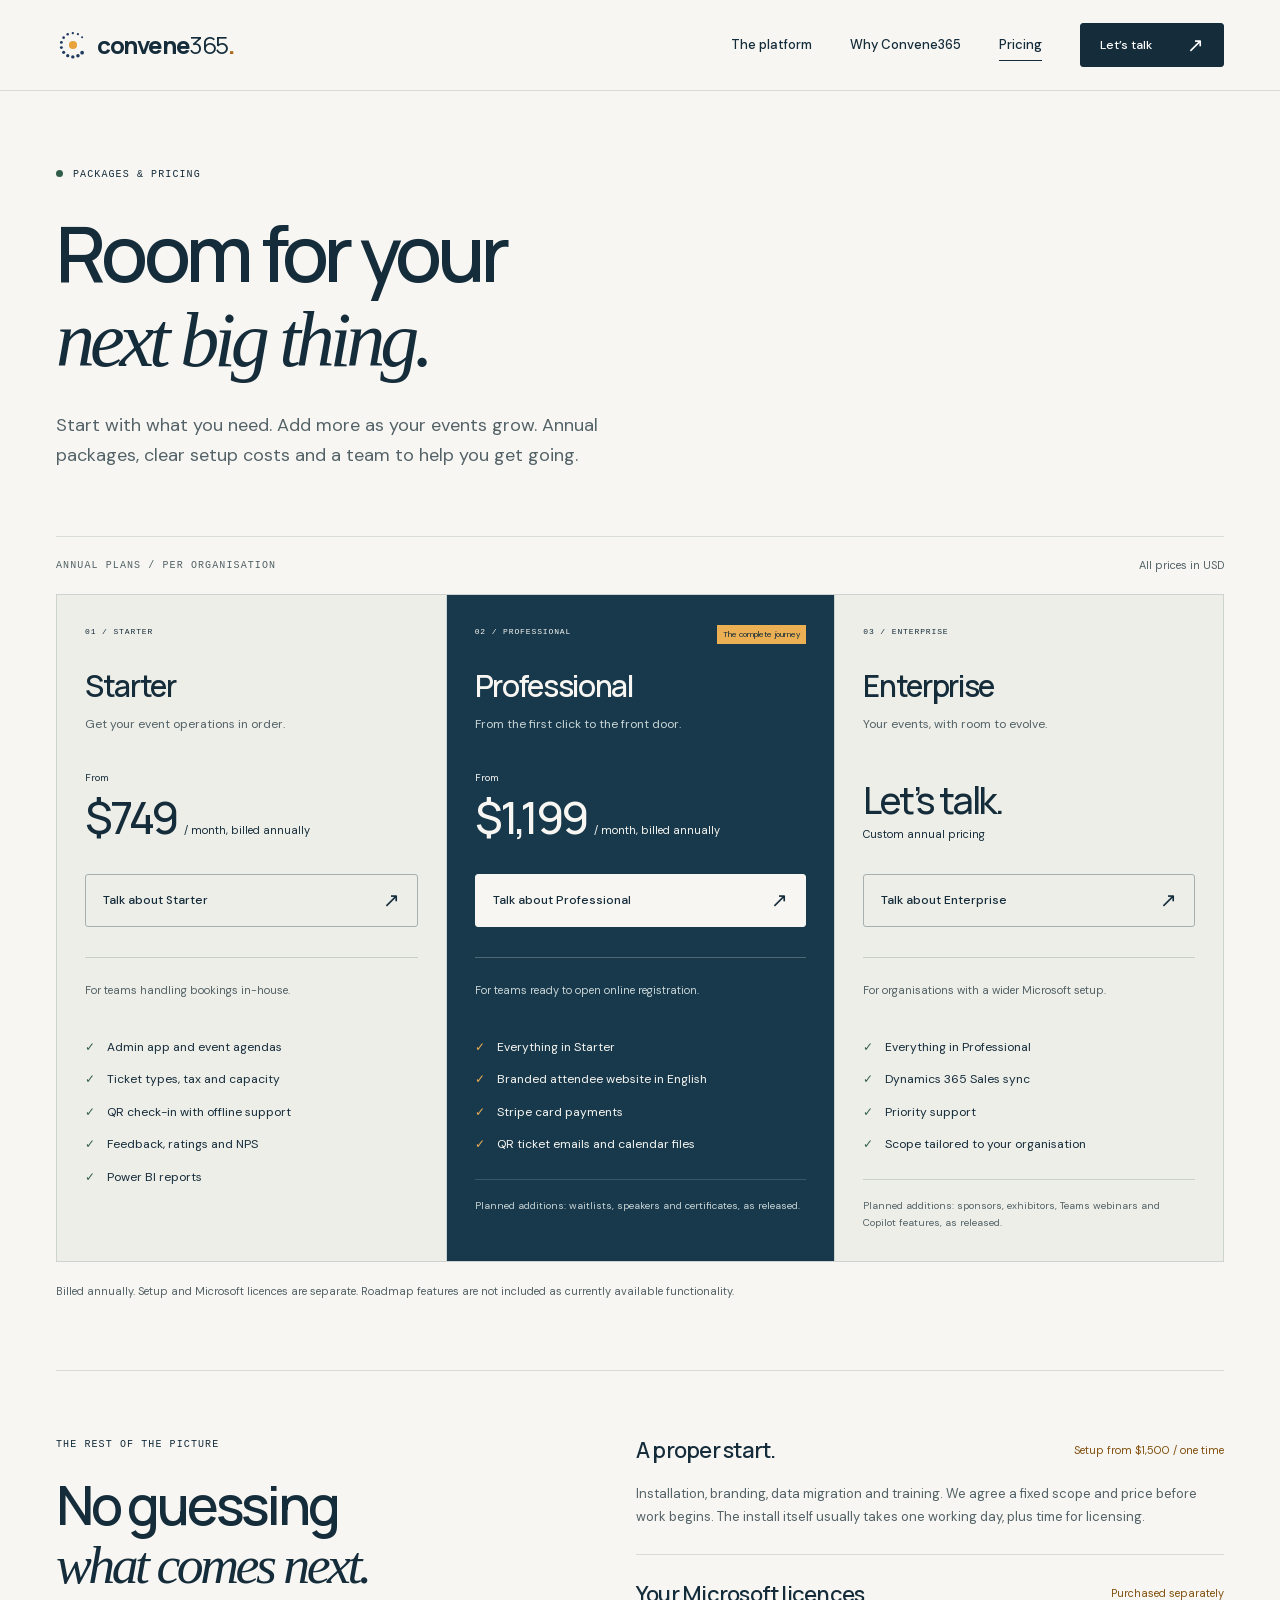
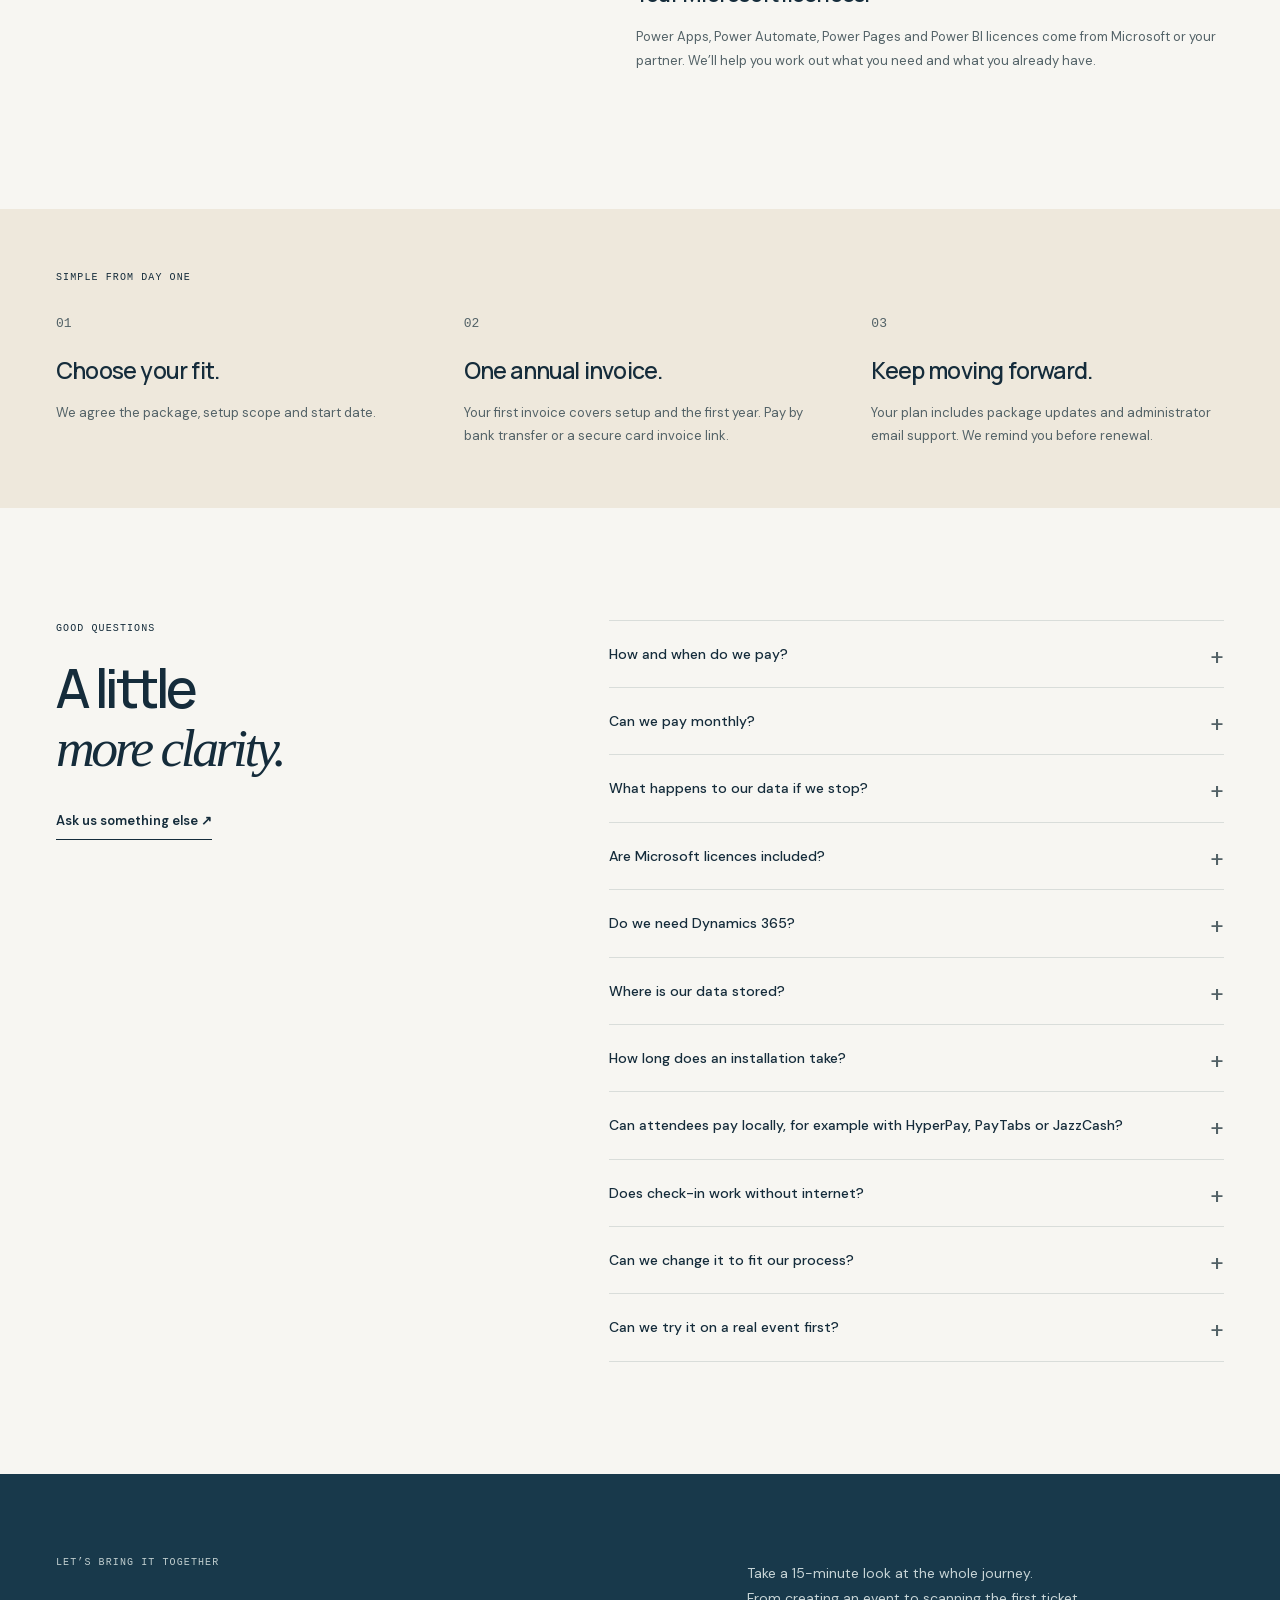
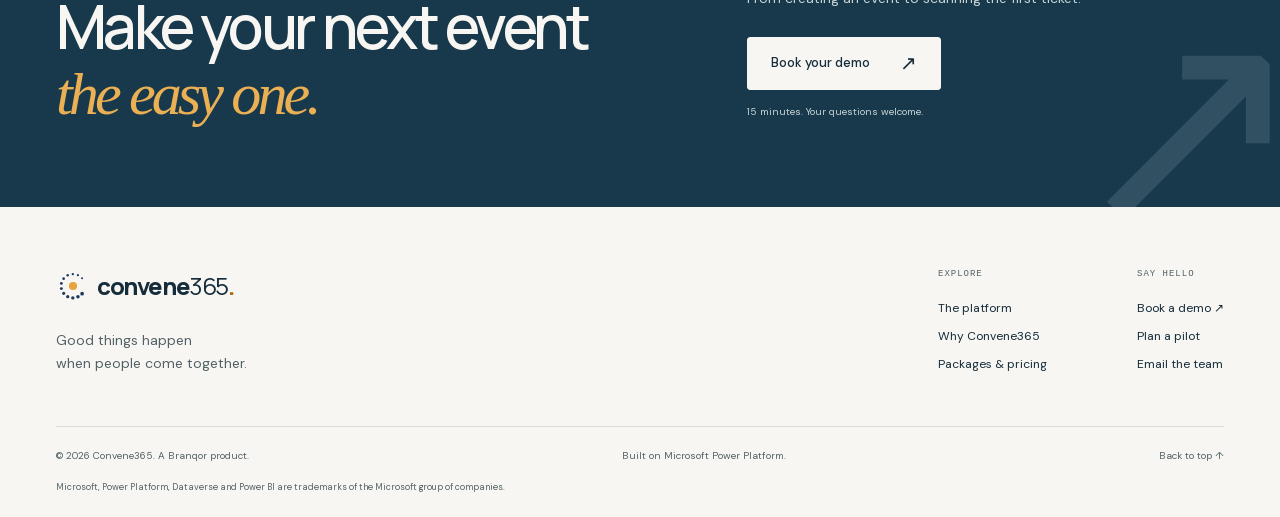
<file: pricing.html>
<!doctype html>
<html lang="en" class="no-js" id="top">
  <head>
    <meta charset="utf-8" />
    <meta name="viewport" content="width=device-width, initial-scale=1" />
    <title>Packages with room to grow | Convene365</title>
    <meta
      name="description"
      content="Convene365 packages from $749 USD a month, billed annually. Explore Starter, Professional and Enterprise, setup services and Microsoft licensing."
    />
    <meta name="theme-color" content="#f7f6f2" />
    <meta
      property="og:title"
      content="Packages with room to grow | Convene365"
    />
    <meta
      property="og:description"
      content="Convene365 packages from $749 USD a month, billed annually. Explore Starter, Professional and Enterprise, setup services and Microsoft licensing."
    />
    <meta property="og:type" content="website" />
    <link rel="icon" href="assets/img/favicon.svg" type="image/svg+xml" />
    <link
      rel="preload"
      href="assets/fonts/manrope-latin.woff2"
      as="font"
      type="font/woff2"
      crossorigin
    />
    <link rel="stylesheet" href="assets/css/styles.css" />
    <script src="assets/js/main.js" defer></script>
  </head>
  <body>
    <a class="skip-link" href="#main">Skip to content</a>
    <header class="site-header">
      <div class="container header-inner">
        <a class="brand" href="index.html" aria-label="Convene365 home"
          ><img
            src="assets/img/logo-mark.svg"
            width="36"
            height="36"
            alt=""
          /><span
            >convene<span class="brand-number">365</span
            ><span class="brand-dot">.</span></span
          ></a
        ><button
          class="menu-toggle"
          type="button"
          aria-expanded="false"
          aria-controls="site-nav"
          aria-label="Open menu"
        >
          <span></span><span></span>
        </button>
        <nav id="site-nav" class="navigation" aria-label="Main navigation">
          <a href="features.html">The platform</a
          ><a href="compare.html">Why Convene365</a
          ><a href="pricing.html" aria-current="page">Pricing</a
          ><a class="button button-small" href="contact.html?topic=demo"
            >Let’s talk<span aria-hidden="true">↗</span></a
          >
        </nav>
      </div>
    </header>
    <main id="main">
      <section class="page-intro container">
        <span class="eyebrow"
          ><span class="status-dot"></span>Packages &amp; pricing</span
        >
        <h1>Room for your<br /><em>next big thing.</em></h1>
        <p class="lead">
          Start with what you need. Add more as your events grow. Annual
          packages, clear setup costs and a team to help you get going.
        </p>
      </section>
      <section class="container pricing-section">
        <div class="pricing-meta">
          <span class="eyebrow">Annual plans / per organisation</span
          ><span>All prices in USD</span>
        </div>
        <div class="plans">
          <article class="plan">
            <div class="plan-top">
              <span class="eyebrow">01 / Starter</span>
            </div>
            <h2>Starter</h2>
            <p>Get your event operations in order.</p>
            <div class="plan-price">
              <span class="price-prefix">From</span><strong>$749</strong
              ><span>/ month, billed annually</span>
            </div>
            <a class="button button-outline" href="contact.html?topic=starter"
              >Talk about Starter<span aria-hidden="true">↗</span></a
            >
            <p class="plan-who">For teams handling bookings in-house.</p>
            <ul class="check-list">
              <li>
                <span aria-hidden="true">✓</span>Admin app and event agendas
              </li>
              <li>
                <span aria-hidden="true">✓</span>Ticket types, tax and capacity
              </li>
              <li>
                <span aria-hidden="true">✓</span>QR check-in with offline
                support
              </li>
              <li>
                <span aria-hidden="true">✓</span>Feedback, ratings and NPS
              </li>
              <li><span aria-hidden="true">✓</span>Power BI reports</li>
            </ul>
          </article>
          <article class="plan plan-featured">
            <div class="plan-top">
              <span class="eyebrow">02 / Professional</span
              ><span class="plan-badge">The complete journey</span>
            </div>
            <h2>Professional</h2>
            <p>From the first click to the front door.</p>
            <div class="plan-price">
              <span class="price-prefix">From</span><strong>$1,199</strong
              ><span>/ month, billed annually</span>
            </div>
            <a
              class="button button-light"
              href="contact.html?topic=professional"
              >Talk about Professional<span aria-hidden="true">↗</span></a
            >
            <p class="plan-who">For teams ready to open online registration.</p>
            <ul class="check-list">
              <li><span aria-hidden="true">✓</span>Everything in Starter</li>
              <li>
                <span aria-hidden="true">✓</span>Branded attendee website in
                English
              </li>
              <li><span aria-hidden="true">✓</span>Stripe card payments</li>
              <li>
                <span aria-hidden="true">✓</span>QR ticket emails and calendar
                files
              </li>
            </ul>
            <p class="roadmap-note">
              Planned additions: waitlists, speakers and certificates, as
              released.
            </p>
          </article>
          <article class="plan">
            <div class="plan-top">
              <span class="eyebrow">03 / Enterprise</span>
            </div>
            <h2>Enterprise</h2>
            <p>Your events, with room to evolve.</p>
            <div class="plan-price">
              <strong class="custom-price">Let’s talk.</strong
              ><span>Custom annual pricing</span>
            </div>
            <a
              class="button button-outline"
              href="contact.html?topic=enterprise"
              >Talk about Enterprise<span aria-hidden="true">↗</span></a
            >
            <p class="plan-who">
              For organisations with a wider Microsoft setup.
            </p>
            <ul class="check-list">
              <li>
                <span aria-hidden="true">✓</span>Everything in Professional
              </li>
              <li><span aria-hidden="true">✓</span>Dynamics 365 Sales sync</li>
              <li><span aria-hidden="true">✓</span>Priority support</li>
              <li>
                <span aria-hidden="true">✓</span>Scope tailored to your
                organisation
              </li>
            </ul>
            <p class="roadmap-note">
              Planned additions: sponsors, exhibitors, Teams webinars and
              Copilot features, as released.
            </p>
          </article>
        </div>
        <p class="pricing-disclaimer">
          Billed annually. Setup and Microsoft licences are separate. Roadmap
          features are not included as currently available functionality.
        </p>
      </section>
      <section class="section container costs-section">
        <div>
          <span class="eyebrow">The rest of the picture</span>
          <h2>No guessing<br /><em>what comes next.</em></h2>
        </div>
        <div class="cost-details">
          <article>
            <div>
              <h3>A proper start.</h3>
              <span class="cost-amount">Setup from $1,500 / one time</span>
            </div>
            <p>
              Installation, branding, data migration and training. We agree a
              fixed scope and price before work begins. The install itself
              usually takes one working day, plus time for licensing.
            </p>
          </article>
          <article>
            <div>
              <h3>Your Microsoft licences.</h3>
              <span class="cost-amount">Purchased separately</span>
            </div>
            <p>
              Power Apps, Power Automate, Power Pages and Power BI licences come
              from Microsoft or your partner. We’ll help you work out what you
              need and what you already have.
            </p>
          </article>
        </div>
      </section>
      <section class="billing-section">
        <div class="container">
          <span class="eyebrow">Simple from day one</span>
          <div class="billing-grid">
            <article>
              <span>01</span>
              <h3>Choose your fit.</h3>
              <p>We agree the package, setup scope and start date.</p>
            </article>
            <article>
              <span>02</span>
              <h3>One annual invoice.</h3>
              <p>
                Your first invoice covers setup and the first year. Pay by bank
                transfer or a secure card invoice link.
              </p>
            </article>
            <article>
              <span>03</span>
              <h3>Keep moving forward.</h3>
              <p>
                Your plan includes package updates and administrator email
                support. We remind you before renewal.
              </p>
            </article>
          </div>
        </div>
      </section>
      <section class="section container faq-section" id="faq">
        <div>
          <span class="eyebrow">Good questions</span>
          <h2>A little<br /><em>more clarity.</em></h2>
          <a class="text-link" href="contact.html?topic=other"
            >Ask us something else ↗</a
          >
        </div>
        <div class="faq">
          <details>
            <summary>How and when do we pay?</summary>
            <p>
              Once a year, in advance. Your first invoice covers the setup fee
              and the first year's subscription; after that you receive one
              renewal invoice a year. You can pay by bank transfer or by card
              through a secure invoice link, and we can work with your purchase
              order process.
            </p>
          </details>
          <details>
            <summary>Can we pay monthly?</summary>
            <p>
              Convene365 is billed yearly. If your organisation needs a
              different payment schedule, tell us when you contact us and we
              will look at it together.
            </p>
          </details>
          <details>
            <summary>What happens to our data if we stop?</summary>
            <p>
              It stays where it always was: in your own Dataverse. Nothing is
              held by us, so you never lose access to your events, attendees or
              payment records.
            </p>
          </details>
          <details>
            <summary>Are Microsoft licences included?</summary>
            <p>
              No. Power Apps, Power Automate, Power Pages and Power BI licences
              are bought from Microsoft or your Microsoft partner. We help you
              work out which ones you need, and many organisations already have
              some of them.
            </p>
          </details>
          <details>
            <summary>Do we need Dynamics 365?</summary>
            <p>
              No. Convene365 runs on Power Platform with Dataverse. If you do
              use Dynamics 365, attendees and organisations are the same
              Contacts and Accounts your sales team already uses.
            </p>
          </details>
          <details>
            <summary>Where is our data stored?</summary>
            <p>
              In your own Dataverse environment, in your Microsoft tenant and
              region. Stripe only sees the amount and a booking reference, and
              card details never reach your systems.
            </p>
          </details>
          <details>
            <summary>How long does an installation take?</summary>
            <p>
              About one working day for the install itself, plus waiting time
              for Microsoft licences. We follow a step-by-step installation
              guide and finish with a test booking, payment and check-in.
            </p>
          </details>
          <details>
            <summary>
              Can attendees pay locally, for example with HyperPay, PayTabs or
              JazzCash?
            </summary>
            <p>
              Card payments use Stripe today. Local gateways are on the roadmap,
              and the payment design lets a new gateway be added without
              changing the rest of the solution.
            </p>
          </details>
          <details>
            <summary>Does check-in work without internet?</summary>
            <p>
              Yes. The Check-in app can work offline from the data it last
              downloaded and saves check-ins until the connection returns. We
              recommend one device per entrance while offline.
            </p>
          </details>
          <details>
            <summary>Can we change it to fit our process?</summary>
            <p>
              Yes. Convene365 lives in your Dataverse, so forms, views,
              approvals and flows can be extended with standard Power Platform
              tools, and upgrades keep your data.
            </p>
          </details>
          <details>
            <summary>Can we try it on a real event first?</summary>
            <p>
              Yes. We run pilot events: one of your real events on Convene365,
              with our team alongside you.
              <a href="contact.html?topic=pilot">Ask about a pilot</a>.
            </p>
          </details>
        </div>
      </section>
      <section class="closing">
        <div class="container closing-inner">
          <div>
            <span class="eyebrow">Let’s bring it together</span>
            <h2>Make your next event<br /><em>the easy one.</em></h2>
          </div>
          <div>
            <p>
              Take a 15-minute look at the whole journey.<br />From creating an
              event to scanning the first ticket.
            </p>
            <a class="button button-light" href="contact.html?topic=demo"
              >Book your demo<span aria-hidden="true">↗</span></a
            ><span class="micro">15 minutes. Your questions welcome.</span>
          </div>
          <div class="closing-orbit" aria-hidden="true">↗</div>
        </div>
      </section>
    </main>
    <footer class="site-footer">
      <div class="container">
        <div class="footer-top">
          <div>
            <a class="brand" href="index.html" aria-label="Convene365 home"
              ><img
                src="assets/img/logo-mark.svg"
                width="36"
                height="36"
                alt=""
              /><span
                >convene<span class="brand-number">365</span
                ><span class="brand-dot">.</span></span
              ></a
            >
            <p>Good things happen<br />when people come together.</p>
          </div>
          <div class="footer-links">
            <div>
              <span class="eyebrow">Explore</span
              ><a href="features.html">The platform</a
              ><a href="compare.html">Why Convene365</a
              ><a href="pricing.html">Packages &amp; pricing</a>
            </div>
            <div>
              <span class="eyebrow">Say hello</span
              ><a href="contact.html?topic=demo">Book a demo ↗</a
              ><a href="contact.html?topic=pilot">Plan a pilot</a
              ><a href="mailto:business@branqorinc.com" data-contact-email
                >Email the team</a
              >
            </div>
          </div>
        </div>
        <div class="footer-bottom">
          <span
            >© <span data-year>2026</span> Convene365. A
            <a href="https://branqorinc.com">Branqor</a> product.</span
          ><span>Built on Microsoft Power Platform.</span
          ><a href="#top">Back to top ↑</a>
        </div>
        <p class="trademark">
          Microsoft, Power Platform, Dataverse and Power BI are trademarks of
          the Microsoft group of companies.
        </p>
      </div>
    </footer>
  </body>
</html>
</file>
<file: assets/css/styles.css>
@font-face {
  font-family: "DM Sans";
  font-style: normal;
  font-weight: 400 700;
  font-display: swap;
  src: url("../fonts/dm-sans-latin.woff2") format("woff2");
}
@font-face {
  font-family: "Manrope";
  font-style: normal;
  font-weight: 400 800;
  font-display: swap;
  src: url("../fonts/manrope-latin.woff2") format("woff2");
}
/* Convene365 — an editorial identity for people coming together. */
:root {
  --paper: #f7f6f2;
  --white: #fff;
  --ink: #152c3b;
  --navy: #18394b;
  --muted: #536267;
  --line: #d9ddda;
  --amber: #ebaf54;
  --sand: #eee8dc;
  --mint: #dfe8df;
  --green: #315e49;
  --head: "Manrope", Arial, sans-serif;
  --body: "DM Sans", Arial, sans-serif;
  --mono: "SFMono-Regular", Consolas, "Liberation Mono", monospace;
}
*,
*::before,
*::after {
  box-sizing: border-box;
}
html {
  scroll-behavior: smooth;
  scroll-padding-top: 110px;
}
body {
  margin: 0;
  background: var(--paper);
  color: var(--ink);
  font-family: var(--body);
  font-size: 16px;
  line-height: 1.6;
}
body,
input,
button,
select,
textarea {
  -webkit-font-smoothing: antialiased;
}
::selection {
  background: var(--amber);
  color: var(--ink);
}
a {
  color: inherit;
  text-decoration: none;
}
button,
input,
textarea,
select {
  font: inherit;
}
button,
a,
input,
textarea,
select {
  -webkit-tap-highlight-color: transparent;
}
button {
  cursor: pointer;
}
button:disabled {
  cursor: default;
}
button {
  color: inherit;
}
img {
  display: block;
  max-width: 100%;
  height: auto;
}
figure,
p,
h1,
h2,
h3,
h4 {
  margin: 0;
}
h1,
h2,
h3,
h4 {
  font-family: var(--head);
  font-weight: 550;
}
h1,
h2 {
  letter-spacing: -0.06em;
  line-height: 1.08;
}
h1 {
  font-size: clamp(52px, 6.65vw, 96px);
}
h2 {
  font-size: clamp(36px, 4.2vw, 60px);
}
h3 {
  font-size: 22px;
  letter-spacing: -0.035em;
  line-height: 1.3;
}
em {
  font-family: Georgia, "Times New Roman", serif;
  font-weight: 400;
  letter-spacing: -0.065em;
}
p {
  color: var(--muted);
}
[hidden] {
  display: none !important;
}
a,
button {
  touch-action: manipulation;
}
:focus-visible {
  outline: 3px solid #b26b0d;
  outline-offset: 5px;
}
section[id] {
  scroll-margin-top: 24px;
}
.container {
  width: calc(100% - 112px);
  max-width: 1328px;
  margin-inline: auto;
}
.section {
  padding-block: 112px;
}
.eyebrow {
  display: block;
  font-family: var(--mono);
  font-weight: 400;
  font-size: 10px;
  line-height: 1.7;
  letter-spacing: 0.11em;
  text-transform: uppercase;
}
.status-dot {
  display: inline-block;
  width: 7px;
  height: 7px;
  background: var(--green);
  border-radius: 50%;
  margin-right: 10px;
}
.lead {
  font-size: 21px;
  line-height: 1.55;
}
.micro,
.small-print,
.image-note {
  font-size: 12px;
  line-height: 1.7;
  color: var(--muted);
}
.image-note {
  margin-top: 18px;
}
.visually-hidden {
  position: absolute;
  width: 1px;
  height: 1px;
  padding: 0;
  margin: -1px;
  overflow: hidden;
  clip: rect(0, 0, 0, 0);
  white-space: nowrap;
  border: 0;
}
.skip-link {
  position: fixed;
  top: 10px;
  left: 20px;
  transform: translateY(-150%);
  background: var(--amber);
  padding: 12px 20px;
  z-index: 100;
}
.skip-link:focus {
  transform: none;
}
/* Navigation and repeatable controls */
.site-header {
  background: rgba(247, 246, 242, 0.97);
  position: sticky;
  top: 0;
  z-index: 30;
  border-bottom: 1px solid var(--line);
}
.header-inner {
  min-height: 90px;
  display: flex;
  align-items: center;
  justify-content: space-between;
  gap: 24px;
}
.brand {
  display: inline-flex;
  align-items: center;
  gap: 7px;
  font-family: var(--head);
  font-size: 24px;
  font-weight: 750;
  letter-spacing: -1.4px;
  white-space: nowrap;
}
.brand img {
  width: 34px;
  height: 34px;
}
.brand-number {
  font-weight: 400;
}
.brand-dot {
  color: #ad6b17;
}
.navigation {
  display: flex;
  align-items: center;
  gap: 38px;
  font-size: 13px;
  font-weight: 500;
}
.navigation > a:not(.button) {
  position: relative;
  padding-block: 10px;
}
.navigation > a:not(.button)::after {
  content: "";
  height: 1px;
  position: absolute;
  bottom: 4px;
  left: 0;
  right: 100%;
  background: var(--ink);
  transition: right 0.2s;
}
.navigation > a:hover::after,
.navigation > a[aria-current]::after {
  right: 0;
}
.button {
  display: inline-flex;
  justify-content: space-between;
  align-items: center;
  gap: 30px;
  min-height: 53px;
  padding: 14px 23px;
  border: 1px solid var(--ink);
  border-radius: 3px;
  background: var(--ink);
  color: var(--white);
  font-size: 13px;
  font-weight: 500;
  transition:
    background 0.2s,
    color 0.2s,
    transform 0.2s;
  line-height: 1.4;
}
.button > span {
  font-size: 20px;
  line-height: 1;
}
.button:hover {
  background: #2d4d5e;
  transform: translateY(-2px);
}
.button-small {
  min-height: 44px;
  padding: 10px 19px;
  font-size: 12px;
  gap: 35px;
}
.button-light {
  background: var(--paper);
  color: var(--ink);
  border-color: var(--paper);
}
.button-light:hover {
  background: var(--amber);
  border-color: var(--amber);
  color: var(--ink);
}
.button-outline {
  background: transparent;
  color: var(--ink);
  border-color: #a6b0b1;
}
.button-outline:hover {
  background: var(--ink);
  color: var(--white);
}
.text-link {
  display: inline-flex;
  gap: 22px;
  align-items: center;
  font-size: 13px;
  font-weight: 600;
  background: none;
  border: 0;
  padding: 9px 0;
  border-bottom: 1px solid currentColor;
  line-height: 1.5;
}
.text-link span {
  font-size: 18px;
}
.text-link:hover {
  color: #8c5918;
}
.menu-toggle {
  display: none;
}
/* Home: typographic opening and an event-pass composition. */
.home-hero {
  display: grid;
  grid-template-columns: 1.04fr 1fr;
  gap: 36px;
  align-items: center;
  padding-top: 58px;
  padding-bottom: 80px;
}
.hero-copy {
  padding-block: 16px;
}
.hero-copy h1 {
  margin: 29px 0 25px;
  font-size: clamp(62px, 6.9vw, 100px);
  line-height: 1.04;
  letter-spacing: -0.065em;
}
.hero-copy h1 em {
  white-space: nowrap;
}
.hero-copy .lead {
  color: var(--ink);
  font-size: 22px;
  line-height: 1.45;
  letter-spacing: -0.025em;
}
.hero-description {
  max-width: 335px;
  font-size: 14px;
  line-height: 1.8;
  margin-top: 15px;
}
.hero-actions {
  display: flex;
  gap: 25px;
  align-items: center;
  margin-top: 30px;
}
.hero-actions .text-link {
  border: 0;
  font-size: 12px;
  gap: 12px;
}
.hero-footnote {
  font-size: 10px;
  display: flex;
  gap: 9px;
  align-items: center;
  color: var(--muted);
  margin-top: 27px;
}
.tiny-mark {
  font-size: 18px;
}
.hero-art {
  position: relative;
  padding-bottom: 44px;
  margin-left: 12px;
  min-width: 0;
}
.photo-label {
  display: flex;
  justify-content: space-between;
  font-family: var(--mono);
  font-size: 9px;
  letter-spacing: 0.08em;
  margin-bottom: 13px;
}
.hero-photo {
  width: 100%;
  height: 505px;
  object-fit: cover;
  object-position: 51% center;
  border-radius: 120px 3px 3px 3px;
}
.photo-side-note {
  position: absolute;
  right: -22px;
  top: 150px;
  writing-mode: vertical-rl;
  font: 9px var(--mono);
  letter-spacing: 0.13em;
}
.event-pass {
  position: absolute;
  bottom: 0;
  left: -30px;
  width: 300px;
  background: var(--sand);
  padding: 22px 25px 17px;
  transform: rotate(-5deg);
  box-shadow: 0 8px 26px #0c1d2515;
}
.pass-top {
  display: flex;
  justify-content: space-between;
  align-items: center;
  margin-bottom: 14px;
}
.pass-top .eyebrow {
  font-size: 8px;
  letter-spacing: 0.06em;
}
.pass-symbol {
  font-size: 23px;
  line-height: 1;
}
.event-pass strong {
  font-family: var(--head);
  font-weight: 550;
  font-size: 23px;
  letter-spacing: -0.04em;
  line-height: 1.25;
  display: block;
}
.pass-bottom {
  margin-top: 20px;
  padding-top: 15px;
  border-top: 1px dashed #abb2ab;
  display: flex;
  align-items: center;
  justify-content: space-between;
  gap: 10px;
}
.pass-bottom > span {
  font: 7px var(--mono);
  letter-spacing: 0.02em;
}
.barcode {
  height: 27px;
  width: 70px;
  background: repeating-linear-gradient(
    90deg,
    var(--ink) 0 2px,
    transparent 2px 4px,
    var(--ink) 4px 5px,
    transparent 5px 8px,
    var(--ink) 8px 11px,
    transparent 11px 13px
  );
}
.photo-stamp {
  position: absolute;
  right: 23px;
  top: 53px;
  color: var(--white);
  font: 500 31px/1.12 var(--head);
  letter-spacing: -0.04em;
}
.photo-stamp em {
  color: var(--amber);
  font-size: 36px;
}
.platform-strip {
  border-block: 1px solid var(--line);
}
.platform-strip > .container {
  display: flex;
  justify-content: space-between;
  align-items: center;
  gap: 35px;
  min-height: 114px;
}
.platform-strip .eyebrow {
  color: var(--muted);
  font-size: 9px;
}
.platform-names {
  display: flex;
  gap: 50px;
  align-items: center;
  color: #526064;
  font-family: var(--head);
  font-weight: 600;
  font-size: 17px;
  letter-spacing: -0.04em;
}
.platform-names > span {
  display: flex;
  align-items: center;
  gap: 9px;
}
.ms-symbol {
  width: 20px;
  height: 20px;
  display: inline-block;
  background:
    linear-gradient(
      90deg,
      transparent 45%,
      var(--paper) 45% 55%,
      transparent 55%
    ),
    linear-gradient(
      0deg,
      transparent 45%,
      var(--paper) 45% 55%,
      transparent 55%
    ),
    #657174;
}
/* Product exploration */
.section-heading {
  display: grid;
  grid-template-columns: 1.1fr 0.9fr;
  gap: 90px;
  align-items: end;
  margin-bottom: 45px;
}
.section-heading h2 {
  margin-top: 20px;
}
.section-heading > p,
.section-heading > div > p {
  max-width: 430px;
  font-size: 15px;
  line-height: 1.8;
}
.product-tour {
  border: 1px solid var(--line);
  background: var(--white);
}
.tour-tabs {
  display: grid;
  grid-template-columns: repeat(3, 1fr);
  border-bottom: 1px solid var(--line);
}
.tour-tabs button {
  border: 0;
  background: var(--paper);
  padding: 24px 25px;
  display: flex;
  align-items: center;
  gap: 15px;
  text-align: left;
  font-size: 14px;
  position: relative;
}
.tour-tabs button + button {
  border-left: 1px solid var(--line);
}
.tour-tabs button > span:first-child {
  font: 10px var(--mono);
  color: var(--muted);
}
.tour-tabs strong {
  font-weight: 500;
}
.tour-tabs .tab-arrow {
  margin-left: auto;
}
.tour-tabs button[aria-selected="true"] {
  background: var(--navy);
  color: var(--white);
}
.tour-tabs button[aria-selected="true"] > span:first-child {
  color: #b4c3c8;
}
.tour-panel {
  padding: 35px 38px 15px;
}
.tour-description {
  display: flex;
  justify-content: space-between;
  align-items: center;
  gap: 40px;
  margin-bottom: 30px;
}
.tour-description h3 {
  font-size: 22px;
}
.tour-description p {
  margin-top: 8px;
  font-size: 13px;
  max-width: 600px;
}
.tour-description .text-link {
  white-space: nowrap;
  font-size: 12px;
}
.product-screen {
  background: #fff;
  border: 1px solid #cfd5d4;
  border-radius: 5px 5px 0 0;
  overflow: hidden;
  box-shadow: 0 14px 35px #18394b06;
}
.screen-top {
  display: flex;
  justify-content: space-between;
  align-items: center;
  gap: 15px;
  padding: 13px 17px;
  background: #edf0ef;
  border-bottom: 1px solid #d7deda;
  color: #56676f;
  font: 10px var(--mono);
}
.screen-dots {
  color: #a1acac;
  font-size: 9px;
  letter-spacing: 2px;
}
.product-screen img {
  width: 100%;
  height: auto;
}
.tour-panel .product-screen {
  max-height: 520px;
  overflow: hidden;
}
.screen-caption {
  display: flex;
  justify-content: space-between;
  gap: 15px;
  padding: 15px 0 0;
  font: 8px var(--mono);
  letter-spacing: 0.08em;
  color: var(--muted);
}
/* The event-day spread */
.home-editorial {
  background: var(--sand);
  padding-block: 90px;
}
.editorial-grid {
  display: grid;
  grid-template-columns: 1fr 1fr;
  gap: 100px;
  align-items: center;
}
.editorial-copy h2 {
  margin-top: 23px;
  margin-bottom: 26px;
}
.editorial-copy .lead {
  color: var(--ink);
  font-size: 20px;
  margin-bottom: 20px;
}
.editorial-copy > p:not(.lead) {
  max-width: 400px;
  font-size: 14px;
  line-height: 1.9;
}
.editorial-copy > .text-link {
  margin-top: 24px;
}
.editorial-note {
  margin-top: 45px;
  padding-top: 25px;
  border-top: 1px solid #c9c5ba;
  display: flex;
  gap: 24px;
  align-items: center;
}
.editorial-note > span {
  font-size: 30px;
}
.editorial-note p {
  font-size: 11px;
  line-height: 1.7;
}
.checkin-stage {
  position: relative;
  min-height: 540px;
  padding: 25px 35px 35px;
  background: var(--navy);
  display: flex;
  flex-direction: column;
  align-items: center;
  overflow: hidden;
  border-radius: 3px;
}
.checkin-stage > .eyebrow {
  color: #d3dfdf;
  font-size: 8px;
  margin-bottom: 32px;
}
.phone {
  max-width: 220px;
  position: relative;
  border: 7px solid #14242b;
  border-radius: 29px;
  overflow: hidden;
  background: #fff;
  box-shadow: 12px 20px 35px #0c1d2520;
}
.phone img {
  width: 100%;
  height: auto;
}
.phone-speaker {
  position: absolute;
  width: 44px;
  height: 5px;
  top: 7px;
  left: calc(50% - 22px);
  background: #172b38;
  border-radius: 10px;
}
.checkin-stage .phone {
  transform: rotate(7deg);
  width: 210px;
  margin-bottom: 20px;
}
.stage-caption {
  font: 8px var(--mono);
  color: #becdd1;
  letter-spacing: 0.1em;
  margin-top: 8px;
}
.arrival-note {
  position: absolute;
  bottom: 95px;
  left: 21px;
  right: 45px;
  display: flex;
  gap: 14px;
  align-items: center;
  transform: rotate(-4deg);
  background: var(--paper);
  padding: 19px 22px;
  box-shadow: 0 10px 25px #0002;
}
.arrival-check {
  display: flex;
  align-items: center;
  justify-content: center;
  flex-shrink: 0;
  width: 36px;
  height: 36px;
  border-radius: 50%;
  background: var(--mint);
  color: var(--green);
  font-size: 18px;
}
.arrival-note strong {
  display: block;
  font-size: 14px;
  font-weight: 550;
}
.arrival-note div > span {
  font-size: 10px;
  color: var(--muted);
}
.ownership {
  display: grid;
  grid-template-columns: 1fr 1fr;
  gap: 100px;
}
.ownership h2 {
  margin: 25px 0 28px;
}
.ownership-details article {
  border-top: 1px solid var(--line);
  padding: 28px 0;
  display: flex;
  gap: 35px;
}
.ownership-details article:last-child {
  padding-bottom: 0;
}
.detail-number {
  font: 11px var(--mono);
  padding-top: 5px;
  color: var(--muted);
}
.ownership-details h3 {
  font-size: 22px;
  margin-bottom: 12px;
}
.ownership-details p {
  font-size: 14px;
  line-height: 1.8;
}
.price-invitation {
  display: flex;
  gap: 40px;
  justify-content: space-between;
  align-items: center;
  border-top: 1px solid var(--line);
  padding-top: 35px;
  padding-bottom: 70px;
}
.price-invitation > .eyebrow {
  max-width: 130px;
}
.price-invitation h3 {
  font-size: 30px;
}
.price-invitation p {
  font-size: 12px;
  margin-top: 7px;
}
.price-invitation .button {
  white-space: nowrap;
}
/* Closing note and colophon */
.closing {
  background: var(--navy);
  color: var(--paper);
  overflow: hidden;
}
.closing-inner {
  position: relative;
  display: grid;
  grid-template-columns: 1.3fr 1fr;
  gap: 70px;
  padding-block: 80px;
  align-items: center;
}
.closing .eyebrow {
  color: #c0cecf;
  margin-bottom: 23px;
}
.closing h2 {
  font-size: clamp(40px, 4.7vw, 66px);
}
.closing h2 em {
  color: var(--amber);
}
.closing p {
  color: #c7d4d6;
  font-size: 14px;
  line-height: 1.8;
  margin-bottom: 25px;
}
.closing .micro {
  display: block;
  margin-top: 13px;
  color: #c7d4d6;
  font-size: 10px;
}
.closing-inner > div:not(.closing-orbit) {
  position: relative;
  z-index: 1;
}
.closing-orbit {
  font-size: 290px;
  font-weight: 400;
  line-height: 1;
  position: absolute;
  right: -85px;
  bottom: -65px;
  color: #315061;
  pointer-events: none;
}
.site-footer {
  padding-top: 60px;
  padding-bottom: 22px;
}
.footer-top {
  display: flex;
  justify-content: space-between;
  gap: 60px;
  padding-bottom: 50px;
}
.footer-top > div > p {
  font-size: 14px;
  line-height: 1.7;
  margin-top: 18px;
}
.footer-links {
  display: flex;
  gap: 90px;
}
.footer-links > div {
  display: flex;
  flex-direction: column;
  gap: 9px;
  font-size: 12px;
}
.footer-links .eyebrow {
  color: var(--muted);
  margin-bottom: 8px;
  font-size: 9px;
}
.footer-links a:hover,
.footer-bottom a:hover {
  text-decoration: underline;
}
.footer-bottom {
  border-top: 1px solid var(--line);
  padding-top: 21px;
  display: flex;
  justify-content: space-between;
  gap: 22px;
  font-size: 10px;
  color: var(--muted);
}
.trademark {
  font-size: 9px;
  margin-top: 16px;
  color: var(--muted);
}
/* Interior pages */
.page-intro {
  padding-top: 75px;
  padding-bottom: 65px;
}
.page-intro h1 {
  margin-top: 27px;
  max-width: 1100px;
  font-size: clamp(48px, 6.1vw, 88px);
}
.page-intro .lead {
  margin-top: 27px;
  max-width: 600px;
  font-size: 18px;
  line-height: 1.7;
}
.section-nav {
  display: flex;
  justify-content: space-between;
  gap: 20px;
  border-block: 1px solid var(--line);
  padding-block: 20px;
  font-size: 12px;
}
.section-nav a:hover {
  color: #925c15;
}
.check-list {
  list-style: none;
  padding: 0;
  margin: 24px 0 0;
  display: grid;
  gap: 13px;
  font-size: 13px;
  line-height: 1.7;
}
.check-list li {
  display: flex;
  align-items: baseline;
  gap: 12px;
}
.check-list li > span {
  flex-shrink: 0;
  color: var(--green);
}
.ticketing-section {
  background: var(--sand);
  padding-block: 90px;
}
.ticket-grid {
  display: grid;
  grid-template-columns: repeat(3, 1fr);
  gap: 25px;
}
.ticket-card {
  background: var(--paper);
  padding: 30px 28px 0;
  position: relative;
}
.ticket-card > .eyebrow {
  font-size: 9px;
  color: var(--muted);
  margin-bottom: 30px;
}
.ticket-card h3 {
  font-size: 26px;
  max-width: 230px;
}
.ticket-card p {
  margin-top: 17px;
  font-size: 13px;
  line-height: 1.8;
  min-height: 95px;
}
.ticket-tear {
  display: flex;
  justify-content: space-between;
  align-items: center;
  border-top: 1px dashed #b8bdb8;
  margin-top: 25px;
  padding-block: 15px;
  font: 9px var(--mono);
  position: relative;
}
.ticket-tear::before,
.ticket-tear::after {
  content: "";
  position: absolute;
  top: -9px;
  width: 18px;
  height: 18px;
  background: var(--sand);
  border-radius: 50%;
}
.ticket-tear::before {
  left: -37px;
}
.ticket-tear::after {
  right: -37px;
}
.ticket-tear span:last-child {
  font-size: 23px;
}
.checkin-feature {
  background: var(--navy);
  padding-block: 90px;
  color: var(--paper);
}
.checkin-feature h2 em {
  color: var(--amber);
}
.checkin-feature p,
.checkin-feature .check-list {
  color: #d1dddf;
}
.checkin-feature .check-list li > span {
  color: var(--amber);
}
.checkin-feature .small-print {
  margin-top: 25px;
  font-size: 11px;
}
.phone-pair {
  display: flex;
  gap: 25px;
  align-items: center;
  justify-content: center;
  padding-block: 20px;
}
.phone-pair .phone:first-child {
  transform: rotate(-6deg);
  margin-bottom: 40px;
}
.phone-pair .phone:last-child {
  transform: rotate(6deg);
  margin-top: 40px;
}
.report-tabs {
  display: flex;
  gap: 5px;
  flex-wrap: wrap;
  margin-bottom: 25px;
}
.report-tabs button,
.compare-options button {
  padding: 12px 19px;
  font-size: 12px;
  border: 1px solid #c7ceca;
  background: transparent;
  border-radius: 2px;
}
.report-tabs button[aria-selected="true"],
.compare-options button[aria-pressed="true"] {
  background: var(--ink);
  color: var(--white);
  border-color: var(--ink);
}
.report-tabs button:hover,
.compare-options button:hover {
  border-color: var(--ink);
}
.security-section {
  padding-block: 85px;
  background: var(--mint);
}
.security-grid {
  display: grid;
  grid-template-columns: repeat(4, 1fr);
  gap: 30px;
}
.security-grid article {
  border-top: 1px solid #b5c5b8;
  padding-top: 22px;
}
.security-grid h3 {
  font-size: 19px;
  margin-bottom: 15px;
}
.security-grid p {
  font-size: 13px;
  line-height: 1.8;
}
/* A focused comparison, usable on small screens. */
.compare-section {
  padding-bottom: 55px;
}
.compare-toolbar {
  display: flex;
  align-items: center;
  justify-content: space-between;
  gap: 25px;
  padding: 25px 0;
  border-top: 1px solid var(--line);
}
.compare-options {
  display: flex;
  gap: 7px;
  flex-wrap: wrap;
}
.table-wrap {
  overflow-x: auto;
  border: 1px solid var(--line);
}
.compare-table {
  border-collapse: collapse;
  width: 100%;
  font-size: 13px;
  line-height: 1.7;
  table-layout: fixed;
}
.compare-table th,
.compare-table td {
  text-align: left;
  padding: 25px 28px;
  vertical-align: top;
  border-bottom: 1px solid var(--line);
  overflow-wrap: anywhere;
}
.compare-table thead th {
  font-family: var(--head);
  font-size: 20px;
  font-weight: 550;
  letter-spacing: -0.04em;
  background: #eeefea;
  vertical-align: middle;
}
.compare-table thead th:first-child {
  font: 10px var(--mono);
  text-transform: uppercase;
  letter-spacing: 0.06em;
  width: 24%;
}
.compare-table thead th span {
  display: block;
  font-family: var(--body);
  font-size: 11px;
  font-weight: 400;
  letter-spacing: 0;
  margin-top: 6px;
  color: #d3dfe0;
}
.compare-table tbody th {
  font-weight: 500;
  font-size: 12px;
}
.compare-table td {
  color: var(--muted);
}
.compare-table .our-column {
  background: #e9eee8;
  color: var(--ink);
}
.compare-table thead .our-column {
  background: var(--navy);
  color: var(--white);
}
.compare-table tr:last-child > * {
  border-bottom: 0;
}
.fit-section {
  padding-top: 55px;
}
.fit-columns {
  display: grid;
  grid-template-columns: 1fr 1fr;
  gap: 50px;
  margin-top: 45px;
}
.fit-columns article {
  padding: 35px;
  background: #e9eee8;
}
.fit-columns article:last-child {
  background: var(--sand);
}
.fit-icon {
  font-size: 36px;
  line-height: 1;
  display: block;
  margin-bottom: 25px;
}
.fit-columns h3 {
  font-size: 24px;
}
.plain-list {
  padding-left: 16px;
  font-size: 13px;
  display: grid;
  gap: 17px;
  margin-top: 25px;
  color: var(--muted);
}
/* Pricing */
.pricing-section {
  padding-bottom: 70px;
}
.pricing-meta {
  display: flex;
  justify-content: space-between;
  gap: 25px;
  padding-block: 20px;
  border-top: 1px solid var(--line);
  font-size: 11px;
  color: var(--muted);
}
.plans {
  display: grid;
  grid-template-columns: repeat(3, minmax(0, 1fr));
  border: 1px solid #cdd4cf;
}
.plan {
  padding: 30px 28px;
  background: #eeeee8;
  display: flex;
  flex-direction: column;
}
.plan + .plan {
  border-left: 1px solid #cdd4cf;
}
.plan-featured {
  background: var(--navy);
  color: var(--paper);
}
.plan-top {
  min-height: 45px;
  display: flex;
  justify-content: space-between;
  gap: 10px;
  align-items: flex-start;
}
.plan-top .eyebrow {
  font-size: 8px;
}
.plan-badge {
  font-size: 8px;
  padding: 3px 6px;
  background: var(--amber);
  color: var(--ink);
  white-space: nowrap;
}
.plan h2 {
  font-size: 30px;
  letter-spacing: -0.045em;
}
.plan > p {
  font-size: 12px;
  margin-top: 12px;
}
.plan-featured p {
  color: #c7d4d6;
}
.plan-price {
  display: flex;
  flex-wrap: wrap;
  align-items: baseline;
  gap: 4px 8px;
  margin-block: 30px;
  min-height: 80px;
  align-content: end;
}
.plan-price .price-prefix {
  flex-basis: 100%;
  font-size: 10px;
}
.plan-price strong {
  font: 500 45px/1.2 var(--head);
  letter-spacing: -0.06em;
}
.plan-price > span:last-child {
  font-size: 11px;
}
.plan-price .custom-price {
  font-size: 37px;
  flex-basis: 100%;
}
.plan > .button {
  width: 100%;
  font-size: 12px;
  padding-inline: 17px;
}
.plan .plan-who {
  border-top: 1px solid #c8cfca;
  margin-top: 30px;
  padding-top: 24px;
  font-size: 11px;
  min-height: 63px;
}
.plan-featured .plan-who {
  border-color: #4e6874;
}
.plan .check-list {
  font-size: 12px;
  gap: 12px;
  margin-top: 17px;
}
.plan-featured .check-list li > span {
  color: var(--amber);
}
.plan .roadmap-note {
  font-size: 10px;
  border-top: 1px solid #7b8f9655;
  padding-top: 17px;
  margin-top: 24px;
  line-height: 1.7;
}
.pricing-disclaimer {
  font-size: 11px;
  margin-top: 21px;
  max-width: 850px;
}
.costs-section {
  display: grid;
  grid-template-columns: 1fr 1.2fr;
  gap: 90px;
  border-top: 1px solid var(--line);
  padding-top: 65px;
}
.costs-section h2 {
  margin-top: 23px;
}
.cost-details article {
  border-top: 1px solid var(--line);
  padding-block: 25px;
}
.cost-details article:first-child {
  padding-top: 0;
  border: 0;
}
.cost-details article > div {
  display: flex;
  justify-content: space-between;
  align-items: center;
  gap: 20px;
}
.cost-details h3 {
  font-size: 22px;
}
.cost-amount {
  font-size: 11px;
  color: #82510f;
}
.cost-details p {
  font-size: 13px;
  line-height: 1.8;
  margin-top: 17px;
}
.billing-section {
  padding-block: 60px;
  background: var(--sand);
}
.billing-grid {
  display: grid;
  grid-template-columns: repeat(3, 1fr);
  gap: 55px;
  margin-top: 30px;
}
.billing-grid article > span {
  font: 13px var(--mono);
  display: block;
  margin-bottom: 25px;
  color: var(--muted);
}
.billing-grid h3 {
  font-size: 23px;
  margin-bottom: 15px;
}
.billing-grid p {
  font-size: 13px;
  line-height: 1.8;
}
.faq-section {
  display: grid;
  grid-template-columns: 1fr 1.3fr;
  gap: 80px;
}
.faq-section h2 {
  margin-top: 22px;
  margin-bottom: 25px;
}
.faq details {
  border-top: 1px solid var(--line);
  padding-block: 22px;
}
.faq details:last-child {
  border-bottom: 1px solid var(--line);
}
.faq summary {
  position: relative;
  cursor: pointer;
  list-style: none;
  padding-right: 30px;
  font-size: 14px;
  font-weight: 500;
}
.faq summary::-webkit-details-marker {
  display: none;
}
.faq summary::after {
  content: "+";
  position: absolute;
  right: 0;
  top: -5px;
  font-size: 24px;
  font-weight: 400;
  color: var(--muted);
}
.faq details[open] summary::after {
  content: "−";
}
.faq details p {
  font-size: 13px;
  line-height: 1.9;
  margin-top: 17px;
}
.faq details a {
  text-decoration: underline;
}
/* Contact: a clear, honest static-site enquiry flow. */
.contact-section {
  display: grid;
  grid-template-columns: 0.8fr 1.2fr;
  gap: 100px;
  padding-bottom: 110px;
  border-top: 1px solid var(--line);
  padding-top: 55px;
}
.contact-aside h2 {
  font-size: 44px;
  margin-top: 25px;
}
.contact-aside > p {
  font-size: 14px;
  margin-top: 23px;
  max-width: 330px;
  line-height: 1.85;
}
.contact-email {
  display: block;
  font-size: 15px;
  font-weight: 500;
  margin-top: 25px;
  overflow-wrap: anywhere;
}
.contact-email:hover {
  text-decoration: underline;
}
.copy-email {
  font-size: 11px;
  margin-top: 6px;
  border: 0;
  color: var(--muted);
}
.contact-aside .copy-status {
  font-size: 11px;
  margin-top: 0;
  min-height: 20px;
}
.next-steps {
  margin-top: 40px;
  padding-top: 25px;
  border-top: 1px solid var(--line);
}
.next-steps ol {
  padding: 0;
  list-style: none;
  display: grid;
  gap: 20px;
  font-size: 12px;
  color: var(--muted);
  margin: 23px 0 0;
}
.next-steps li {
  display: flex;
  gap: 20px;
}
.next-steps li > span {
  font: 10px var(--mono);
  color: var(--ink);
  padding-top: 4px;
}
.form-heading {
  display: flex;
  justify-content: space-between;
  align-items: center;
  gap: 20px;
  margin-bottom: 30px;
}
.form-heading h3 {
  font-size: 25px;
}
.form-heading .eyebrow {
  font-size: 8px;
}
.form-row {
  display: grid;
  grid-template-columns: 1fr 1fr;
  gap: 22px;
}
.field {
  display: flex;
  flex-direction: column;
  gap: 9px;
  margin-bottom: 19px;
}
.field label,
.enquiry-result label {
  font-size: 12px;
  font-weight: 500;
}
.field label > span {
  font-size: 10px;
  font-weight: 400;
  color: var(--muted);
}
.field input,
.field select,
.field textarea,
.enquiry-result textarea {
  width: 100%;
  border: 1px solid #bfc9c6;
  border-radius: 2px;
  padding: 12px 13px;
  background: #fbfbf8;
  color: var(--ink);
  font-size: 14px;
  min-height: 47px;
}
.field textarea {
  min-height: 130px;
  resize: vertical;
  font-size: 13px;
  line-height: 1.7;
}
.field textarea::placeholder {
  color: #6e7a7d;
}
.field :is(input, select, textarea):focus {
  outline: 2px solid var(--navy);
  outline-offset: 1px;
}
.field :is(input, textarea)[aria-invalid="true"] {
  border-color: #a22c20;
}
.error {
  font-size: 11px;
  color: #a22c20;
  line-height: 1.5;
}
.error:empty {
  display: none;
}
.field-hint {
  font-size: 10px;
  color: var(--muted);
}
.form-note {
  font-size: 11px;
  line-height: 1.8;
  max-width: 470px;
  margin-top: 17px;
}
.form-status {
  font-size: 12px;
  margin-top: 15px;
  color: #a22c20;
}
.enquiry-result {
  margin-top: 30px;
  padding: 25px;
  background: var(--mint);
  border: 1px solid #becdc0;
}
.enquiry-result h3 {
  font-size: 26px;
  margin-top: 12px;
}
.enquiry-result p {
  font-size: 12px;
  margin-top: 15px;
}
.enquiry-result p a {
  text-decoration: underline;
}
.enquiry-result label {
  display: block;
  margin-top: 20px;
  margin-bottom: 8px;
}
.enquiry-result textarea {
  font-size: 12px;
  line-height: 1.7;
  resize: vertical;
}
.enquiry-actions {
  display: flex;
  gap: 10px;
  flex-wrap: wrap;
  margin-top: 20px;
}
.enquiry-actions .button {
  font-size: 11px;
  padding-inline: 15px;
}
.notice {
  padding: 20px;
  background: var(--sand);
  font-size: 14px;
}
.notice a {
  text-decoration: underline;
}
/* Progressive enhancement: content stays readable when scripts fail. */
.no-js .menu-toggle,
.no-js .tour-tabs,
.no-js .report-tabs,
.no-js .compare-options,
.no-js .copy-email,
.no-js .enhanced-form {
  display: none;
}
.no-js [role="tabpanel"][hidden] {
  display: block !important;
  margin-top: 25px;
}
.no-js .compare-table {
  min-width: 900px;
}
/* Responsive composition */
@media (min-width: 1600px) {
  .home-hero {
    padding-top: 75px;
    padding-bottom: 95px;
  }
  .hero-photo {
    height: 565px;
  }
  .hero-copy h1 {
    font-size: 108px;
  }
}
@media (max-width: 1150px) {
  .container {
    width: calc(100% - 72px);
  }
  .navigation {
    gap: 23px;
  }
  .home-hero {
    gap: 28px;
  }
  .hero-copy h1 {
    font-size: 7.5vw;
  }
  .hero-photo {
    height: 480px;
  }
  .hero-art {
    margin-left: 0;
  }
  .hero-actions {
    gap: 16px;
    flex-wrap: wrap;
  }
  .platform-names {
    gap: 30px;
    font-size: 15px;
  }
  .section-heading {
    gap: 55px;
  }
  .editorial-grid,
  .ownership {
    gap: 60px;
  }
  .price-invitation {
    gap: 25px;
  }
  .price-invitation > .eyebrow {
    display: none;
  }
  .plan {
    padding: 25px 21px;
  }
  .plan-top {
    flex-wrap: wrap;
    gap: 5px;
    min-height: 60px;
  }
  .plan h2 {
    font-size: 26px;
  }
  .plan-price strong {
    font-size: 40px;
  }
  .contact-section {
    gap: 55px;
  }
  .contact-aside h2 {
    font-size: 39px;
  }
  .costs-section {
    gap: 55px;
  }
  .cost-details article > div {
    align-items: flex-start;
    flex-direction: column;
    gap: 7px;
  }
}
@media (max-width: 900px) {
  .container {
    width: calc(100% - 48px);
  }
  .header-inner {
    min-height: 76px;
  }
  .brand {
    font-size: 22px;
  }
  .navigation {
    gap: 20px;
    font-size: 11px;
  }
  .navigation .button {
    font-size: 11px;
    gap: 20px;
  }
  .home-hero {
    padding-top: 40px;
    padding-bottom: 60px;
    gap: 24px;
  }
  .hero-copy .eyebrow {
    font-size: 8px;
  }
  .hero-copy h1 {
    font-size: 7.7vw;
    margin-top: 24px;
  }
  .hero-copy .lead {
    font-size: 19px;
  }
  .hero-description {
    font-size: 12px;
  }
  .hero-photo {
    height: 450px;
    border-top-left-radius: 90px;
  }
  .photo-label {
    font-size: 7px;
  }
  .photo-label > span:last-child {
    display: none;
  }
  .photo-stamp {
    font-size: 25px;
    right: 18px;
  }
  .photo-stamp em {
    font-size: 29px;
  }
  .event-pass {
    width: 250px;
    left: -12px;
    padding: 18px 20px 14px;
  }
  .event-pass strong {
    font-size: 21px;
  }
  .pass-bottom > span {
    font-size: 6px;
  }
  .hero-footnote {
    font-size: 8px;
  }
  .hero-actions .button {
    padding-inline: 18px;
    gap: 22px;
  }
  .hero-actions .text-link {
    font-size: 11px;
  }
  .platform-strip > .container {
    gap: 20px;
    min-height: 95px;
  }
  .platform-names {
    gap: 22px;
    font-size: 13px;
  }
  .platform-strip .eyebrow {
    font-size: 7px;
  }
  .section {
    padding-block: 80px;
  }
  .section-heading {
    gap: 40px;
  }
  .section-heading > p,
  .section-heading > div > p {
    font-size: 13px;
  }
  .tour-tabs button {
    padding: 19px 17px;
    gap: 10px;
    font-size: 12px;
  }
  .tour-panel {
    padding: 25px 25px 13px;
  }
  .tour-description {
    gap: 20px;
  }
  .tour-description h3 {
    font-size: 20px;
  }
  .tour-description p {
    font-size: 12px;
  }
  .tour-description .text-link {
    font-size: 10px;
  }
  .editorial-grid,
  .ownership {
    gap: 40px;
  }
  .checkin-stage {
    min-height: 470px;
    padding-inline: 15px;
  }
  .checkin-stage .phone {
    width: 185px;
  }
  .checkin-stage > .eyebrow {
    font-size: 7px;
  }
  .arrival-note {
    left: 10px;
    right: 12px;
    padding: 16px 15px;
    bottom: 85px;
  }
  .arrival-note strong {
    font-size: 12px;
  }
  .editorial-note {
    margin-top: 28px;
  }
  .editorial-copy > p:not(.lead) {
    font-size: 13px;
  }
  .ownership-details article {
    gap: 22px;
    padding-block: 22px;
  }
  .ownership-details h3 {
    font-size: 20px;
  }
  .ownership-details p {
    font-size: 13px;
  }
  .closing-inner {
    gap: 35px;
  }
  .footer-links {
    gap: 50px;
  }
  .page-intro {
    padding-top: 55px;
    padding-bottom: 50px;
  }
  .page-intro .lead {
    font-size: 16px;
  }
  .ticket-grid {
    gap: 18px;
  }
  .ticket-card {
    padding: 25px 22px 0;
  }
  .ticket-card h3 {
    font-size: 23px;
  }
  .ticket-card p {
    min-height: 145px;
    font-size: 12px;
  }
  .ticket-tear::before {
    left: -31px;
  }
  .ticket-tear::after {
    right: -31px;
  }
  .security-grid {
    grid-template-columns: 1fr 1fr;
    gap: 30px 45px;
  }
  .phone-pair {
    gap: 10px;
  }
  .phone-pair .phone {
    border-width: 5px;
    border-radius: 20px;
  }
  .compare-toolbar {
    align-items: flex-start;
    flex-direction: column;
    gap: 15px;
  }
  .compare-table th,
  .compare-table td {
    padding: 20px;
    font-size: 12px;
  }
  .compare-table thead th {
    font-size: 17px;
  }
  .plans {
    grid-template-columns: 1fr;
    gap: 0;
    border: 0;
  }
  .plan {
    display: grid;
    grid-template-columns: 1fr 1fr;
    gap: 0 35px;
    padding: 30px;
    border: 1px solid var(--line);
  }
  .plan + .plan {
    border-top: 0;
  }
  .plan-top {
    grid-column: 1/-1;
    min-height: 30px;
    justify-content: flex-start;
    gap: 20px;
  }
  .plan h2 {
    grid-column: 1;
  }
  .plan > p:not(.roadmap-note) {
    grid-column: 1;
  }
  .plan-price {
    grid-column: 1;
    grid-row: 4/6;
    margin-block: 20px;
    min-height: 65px;
  }
  .plan > .button {
    grid-column: 1;
    grid-row: 6;
  }
  .plan .plan-who {
    grid-column: 2 !important;
    grid-row: 2;
    margin-top: 0;
    padding-top: 0;
    border: 0;
    min-height: 0;
  }
  .plan .check-list {
    grid-column: 2;
    grid-row: 3/7;
    margin: 15px 0 0;
  }
  .plan .roadmap-note {
    grid-column: 2;
    grid-row: 7;
  }
  .pricing-section {
    padding-bottom: 50px;
  }
  .costs-section {
    gap: 45px;
  }
  .billing-grid {
    gap: 30px;
  }
  .faq-section {
    gap: 45px;
    grid-template-columns: 0.8fr 1.2fr;
  }
  .faq summary {
    font-size: 13px;
  }
  .contact-section {
    gap: 35px;
    grid-template-columns: 0.75fr 1.25fr;
  }
  .contact-aside h2 {
    font-size: 34px;
  }
  .contact-aside > p {
    font-size: 12px;
  }
  .contact-email {
    font-size: 12px;
  }
  .form-heading h3 {
    font-size: 23px;
  }
  .form-heading .eyebrow {
    display: none;
  }
  .form-row {
    gap: 15px;
  }
  .field input,
  .field select {
    font-size: 13px;
  }
  .photo-side-note {
    right: -17px;
  }
}
@media (max-width: 700px) {
  html {
    scroll-padding-top: 95px;
  }
  .container {
    width: calc(100% - 40px);
  }
  .header-inner {
    min-height: 72px;
  }
  .brand {
    font-size: 23px;
  }
  .brand img {
    width: 31px;
    height: 31px;
  }
  .menu-toggle {
    display: flex;
    flex-direction: column;
    justify-content: center;
    align-items: center;
    gap: 6px;
    border: 1px solid #c7d0ca;
    border-radius: 2px;
    background: transparent;
    width: 42px;
    height: 42px;
    padding: 10px;
  }
  .menu-toggle span {
    width: 18px;
    height: 1px;
    background: var(--ink);
    transition: transform 0.2s;
  }
  .menu-toggle[aria-expanded="true"] span:first-child {
    transform: translateY(3.5px) rotate(45deg);
  }
  .menu-toggle[aria-expanded="true"] span:last-child {
    transform: translateY(-3.5px) rotate(-45deg);
  }
  .navigation {
    display: none;
    position: absolute;
    top: 72px;
    left: 0;
    right: 0;
    background: var(--paper);
    padding: 15px 20px 25px;
    border-bottom: 1px solid var(--line);
    box-shadow: 0 15px 20px #18394b09;
    flex-direction: column;
    align-items: stretch;
    gap: 8px;
    font-size: 14px;
  }
  .navigation.is-open {
    display: flex;
  }
  .navigation > a:not(.button) {
    padding: 12px 0;
  }
  .navigation .button {
    margin-top: 5px;
    min-height: 48px;
    font-size: 13px;
  }
  .no-js .header-inner {
    flex-wrap: wrap;
    padding-top: 18px;
    gap: 10px;
  }
  .no-js .navigation {
    display: flex;
    position: static;
    box-shadow: none;
    border: 0;
    flex-direction: row;
    flex-wrap: wrap;
    padding: 0 0 12px;
    gap: 12px;
    align-items: center;
    font-size: 11px;
  }
  .no-js .navigation .button {
    margin: 0;
    min-height: 35px;
    font-size: 10px;
    padding: 8px;
  }
  .home-hero {
    grid-template-columns: 1fr;
    padding-top: 35px;
    padding-bottom: 55px;
    gap: 35px;
  }
  .hero-copy {
    padding: 0;
  }
  .hero-copy .eyebrow {
    font-size: 8px;
  }
  .hero-copy h1 {
    font-size: clamp(57px, 12.5vw, 85px);
    margin-top: 22px;
    margin-bottom: 22px;
  }
  .hero-copy .lead {
    font-size: 20px;
  }
  .hero-description {
    max-width: 380px;
    font-size: 13px;
    margin-top: 12px;
  }
  .hero-actions {
    margin-top: 25px;
    gap: 23px;
    flex-wrap: nowrap;
  }
  .hero-actions .button {
    font-size: 12px;
    gap: 25px;
  }
  .hero-actions .text-link {
    font-size: 11px;
    gap: 10px;
  }
  .hero-footnote {
    font-size: 9px;
    margin-top: 20px;
  }
  .hero-art {
    width: calc(100% - 10px);
    margin-left: 0;
    padding-bottom: 39px;
  }
  .hero-photo {
    height: 380px;
    border-top-left-radius: 95px;
  }
  .photo-label {
    font-size: 8px;
  }
  .photo-label > span:last-child {
    display: block;
  }
  .photo-stamp {
    top: 46px;
    right: 20px;
    font-size: 29px;
  }
  .photo-stamp em {
    font-size: 34px;
  }
  .event-pass {
    left: 12px;
    width: 255px;
    padding: 18px 21px 15px;
    transform: rotate(-4deg);
  }
  .event-pass strong {
    font-size: 22px;
  }
  .photo-side-note {
    font-size: 8px;
    right: -17px;
    top: 140px;
  }
  .platform-strip > .container {
    flex-direction: column;
    align-items: flex-start;
    gap: 22px;
    padding-block: 25px;
  }
  .platform-strip .eyebrow {
    font-size: 8px;
  }
  .platform-strip .eyebrow br {
    display: none;
  }
  .platform-names {
    flex-wrap: wrap;
    justify-content: space-between;
    gap: 20px 24px;
    width: 100%;
    font-size: 13px;
  }
  .platform-names > span {
    flex-basis: 40%;
  }
  .ms-symbol {
    height: 16px;
    width: 16px;
  }
  .section {
    padding-block: 65px;
  }
  .section-heading {
    grid-template-columns: 1fr;
    gap: 22px;
    margin-bottom: 30px;
  }
  .section-heading h2 {
    margin-top: 18px;
    font-size: 39px;
  }
  .section-heading > p,
  .section-heading > div > p {
    font-size: 14px;
    max-width: 100%;
  }
  .tour-tabs button {
    flex-direction: column;
    align-items: flex-start;
    padding: 15px 12px;
    gap: 8px;
    font-size: 11px;
    line-height: 1.5;
  }
  .tour-tabs .tab-arrow {
    display: none;
  }
  .tour-tabs button > span:first-child {
    font-size: 9px;
  }
  .tour-panel {
    padding: 22px 15px 12px;
  }
  .tour-description {
    align-items: flex-start;
    flex-direction: column;
    gap: 12px;
    margin-bottom: 22px;
  }
  .tour-description h3 {
    font-size: 21px;
  }
  .tour-description p {
    font-size: 12px;
  }
  .tour-description .text-link {
    font-size: 11px;
  }
  .screen-top {
    font-size: 7px;
    padding: 9px;
    gap: 9px;
  }
  .screen-dots {
    font-size: 6px;
    letter-spacing: 1px;
  }
  .screen-caption {
    font-size: 6px;
    letter-spacing: 0.03em;
    gap: 10px;
  }
  .product-screen {
    border-radius: 3px 3px 0 0;
  }
  .home-editorial {
    padding-block: 60px;
  }
  .editorial-grid {
    grid-template-columns: 1fr;
    gap: 35px;
  }
  .editorial-copy h2 {
    font-size: 40px;
  }
  .editorial-copy > p:not(.lead) {
    max-width: 100%;
    font-size: 14px;
  }
  .editorial-note {
    margin-top: 28px;
    padding-top: 20px;
  }
  .checkin-stage {
    min-height: 510px;
    padding-top: 28px;
    max-width: 470px;
    width: 100%;
    margin-inline: auto;
  }
  .checkin-stage > .eyebrow {
    font-size: 8px;
    margin-bottom: 25px;
  }
  .checkin-stage .phone {
    width: 205px;
  }
  .arrival-note {
    left: 22px;
    right: 36px;
    bottom: 90px;
    padding: 17px 20px;
  }
  .arrival-note strong {
    font-size: 14px;
  }
  .arrival-note div > span {
    font-size: 11px;
  }
  .ownership {
    grid-template-columns: 1fr;
    gap: 35px;
  }
  .ownership h2 {
    font-size: 43px;
    margin-top: 20px;
  }
  .ownership-details article {
    gap: 25px;
  }
  .ownership-details p {
    font-size: 14px;
  }
  .price-invitation {
    flex-direction: column;
    align-items: flex-start;
    gap: 24px;
    padding-top: 30px;
    padding-bottom: 55px;
  }
  .price-invitation h3 {
    font-size: 32px;
  }
  .price-invitation p {
    font-size: 12px;
    max-width: 300px;
  }
  .closing-inner {
    grid-template-columns: 1fr;
    gap: 30px;
    padding-block: 55px;
  }
  .closing h2 {
    font-size: 44px;
  }
  .closing p {
    font-size: 14px;
  }
  .closing-orbit {
    font-size: 240px;
    right: -80px;
    bottom: 0;
  }
  .footer-top {
    flex-direction: column;
    gap: 35px;
    padding-bottom: 32px;
  }
  .site-footer {
    padding-top: 40px;
  }
  .footer-links {
    justify-content: space-between;
    gap: 30px;
    padding-right: 20px;
  }
  .footer-bottom {
    flex-wrap: wrap;
    gap: 12px 25px;
    font-size: 9px;
  }
  .footer-bottom > span:first-child {
    flex-basis: 100%;
  }
  .trademark {
    font-size: 8px;
    max-width: 330px;
  }
  .page-intro {
    padding-top: 43px;
    padding-bottom: 40px;
  }
  .page-intro h1 {
    font-size: clamp(45px, 10.3vw, 65px);
    margin-top: 23px;
  }
  .page-intro .lead {
    font-size: 15px;
    margin-top: 23px;
    max-width: 100%;
  }
  .page-intro .eyebrow {
    font-size: 9px;
  }
  .section-nav {
    justify-content: flex-start;
    flex-wrap: wrap;
    gap: 15px 25px;
    font-size: 11px;
    padding-block: 20px;
  }
  .ticketing-section {
    padding-block: 60px;
  }
  .ticket-grid {
    grid-template-columns: 1fr;
    gap: 22px;
  }
  .ticket-card {
    padding: 25px 25px 0;
  }
  .ticket-card > .eyebrow {
    margin-bottom: 22px;
  }
  .ticket-card h3 {
    font-size: 28px;
    max-width: none;
  }
  .ticket-card p {
    min-height: 0;
    font-size: 14px;
  }
  .ticket-tear::before {
    left: -34px;
  }
  .ticket-tear::after {
    right: -34px;
  }
  .checkin-feature {
    padding-block: 60px;
  }
  .checkin-feature .small-print {
    font-size: 11px;
  }
  .phone-pair {
    gap: 23px;
    padding-inline: 15px;
    max-width: 440px;
    margin: auto;
  }
  .phone-pair .phone {
    max-width: 165px;
  }
  .check-list {
    font-size: 13px;
  }
  .report-tabs {
    display: grid;
    grid-template-columns: 1fr 1fr;
    gap: 7px;
  }
  .report-tabs button {
    font-size: 11px;
    padding: 12px 9px;
  }
  .security-section {
    padding-block: 60px;
  }
  .security-grid {
    grid-template-columns: 1fr;
    gap: 25px;
  }
  .security-grid h3 {
    font-size: 22px;
  }
  .security-grid p {
    font-size: 14px;
  }
  .compare-toolbar {
    padding-block: 20px;
  }
  .compare-options {
    width: 100%;
    gap: 7px;
  }
  .compare-options button {
    flex: 1;
    font-size: 10px;
    padding: 10px 8px;
    min-height: 48px;
  }
  .compare-table {
    font-size: 11px;
  }
  .compare-table th,
  .compare-table td {
    padding: 15px 10px;
    font-size: 12px;
    line-height: 1.7;
  }
  .compare-table thead th {
    font-size: 13px;
    letter-spacing: -0.035em;
  }
  .compare-table thead th:first-child {
    font-size: 8px;
    width: 28%;
  }
  .compare-table thead th span {
    font-size: 9px;
    line-height: 1.6;
  }
  .compare-table tbody th {
    font-size: 11px;
  }
  .fit-section {
    padding-top: 20px;
  }
  .fit-section h2 {
    font-size: 39px;
  }
  .fit-columns {
    grid-template-columns: 1fr;
    gap: 20px;
    margin-top: 30px;
  }
  .fit-columns article {
    padding: 28px;
  }
  .fit-columns h3 {
    font-size: 23px;
  }
  .fit-columns .check-list,
  .plain-list {
    font-size: 13px;
  }
  .pricing-meta {
    font-size: 9px;
    gap: 12px;
  }
  .pricing-meta .eyebrow {
    font-size: 8px;
  }
  .plan {
    display: flex;
    padding: 28px;
    gap: 0;
  }
  .plan-top {
    min-height: 40px;
    justify-content: space-between;
    align-items: flex-start;
  }
  .plan-top .eyebrow {
    font-size: 9px;
  }
  .plan-badge {
    font-size: 9px;
  }
  .plan h2 {
    font-size: 32px;
  }
  .plan > p {
    font-size: 13px;
  }
  .plan-price {
    margin-block: 25px;
    min-height: 70px;
  }
  .plan-price strong {
    font-size: 47px;
  }
  .plan > .button {
    font-size: 13px;
  }
  .plan .plan-who {
    border-top: 1px solid #9caaa255;
    margin-top: 25px;
    padding-top: 20px;
    font-size: 12px;
  }
  .plan .check-list {
    font-size: 13px;
    margin-top: 20px;
  }
  .plan .roadmap-note {
    font-size: 11px;
  }
  .pricing-section {
    padding-bottom: 45px;
  }
  .pricing-disclaimer {
    font-size: 10px;
  }
  .costs-section {
    grid-template-columns: 1fr;
    gap: 35px;
    padding-top: 45px;
  }
  .cost-details p {
    font-size: 14px;
  }
  .cost-details article > div {
    gap: 12px;
  }
  .cost-amount {
    font-size: 12px;
  }
  .billing-grid {
    grid-template-columns: 1fr;
    gap: 35px;
  }
  .billing-grid article > span {
    margin-bottom: 15px;
  }
  .billing-grid p {
    font-size: 14px;
  }
  .faq-section {
    grid-template-columns: 1fr;
    gap: 35px;
  }
  .faq summary {
    font-size: 14px;
  }
  .faq details p {
    font-size: 13px;
  }
  .contact-section {
    grid-template-columns: 1fr;
    gap: 40px;
    padding-top: 35px;
    padding-bottom: 60px;
  }
  .contact-aside h2 {
    font-size: 39px;
  }
  .contact-aside > p {
    font-size: 14px;
    max-width: 100%;
  }
  .contact-email {
    font-size: 16px;
  }
  .copy-email {
    font-size: 12px;
  }
  .next-steps {
    margin-top: 25px;
  }
  .next-steps ol {
    font-size: 13px;
  }
  .contact-form-wrap {
    border-top: 1px solid var(--line);
    padding-top: 30px;
  }
  .form-heading h3 {
    font-size: 27px;
  }
  .form-row {
    grid-template-columns: 1fr;
    gap: 0;
  }
  .field input,
  .field select,
  .field textarea {
    font-size: 16px;
  }
  .field textarea {
    font-size: 14px;
  }
  .field label {
    font-size: 13px;
  }
  .field-hint {
    font-size: 11px;
  }
  .field {
    margin-bottom: 22px;
  }
  .enquiry-result {
    padding: 20px;
  }
  .enquiry-actions {
    flex-direction: column;
  }
  .enquiry-actions .button {
    font-size: 12px;
  }
  .no-js .compare-table {
    min-width: 850px;
  }
}
@media (max-width: 360px) {
  .container {
    width: calc(100% - 32px);
  }
  .hero-copy h1 {
    font-size: 53px;
  }
  .hero-actions {
    gap: 14px;
  }
  .hero-actions .button {
    padding-inline: 13px;
    gap: 14px;
    font-size: 11px;
  }
  .hero-actions .text-link {
    font-size: 10px;
  }
  .hero-photo {
    height: 345px;
  }
  .event-pass {
    width: 235px;
  }
  .photo-stamp {
    font-size: 26px;
  }
  .platform-names {
    font-size: 12px;
    gap: 17px;
  }
  .page-intro h1 {
    font-size: 43px;
  }
  .plan {
    padding: 24px;
  }
  .compare-table th,
  .compare-table td {
    padding: 13px 8px;
  }
  .compare-table thead th {
    font-size: 12px;
  }
  .closing h2 {
    font-size: 40px;
  }
}
@media (prefers-reduced-motion: reduce) {
  html {
    scroll-behavior: auto;
  }
  *,
  *::before,
  *::after {
    transition: none !important;
    animation: none !important;
  }
  .button:hover {
    transform: none;
  }
}
</file>
